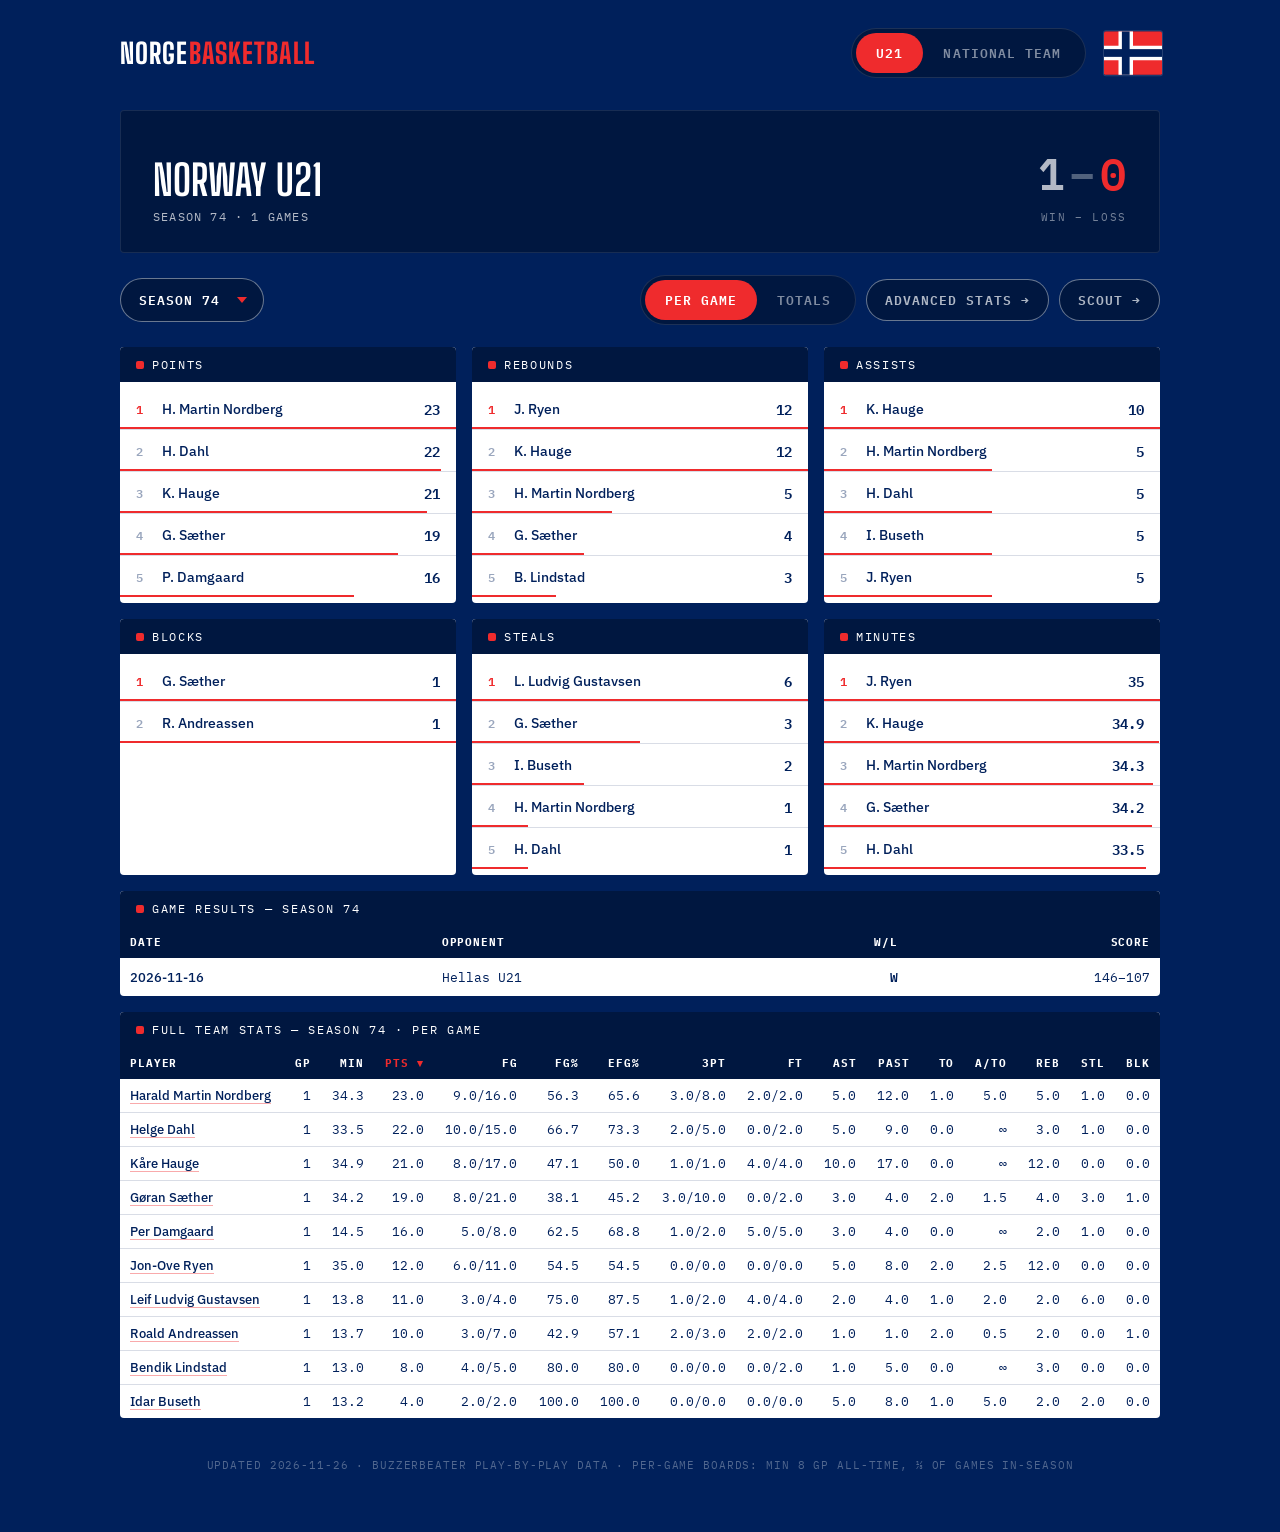
<file: index.html>
<!DOCTYPE html>
<html lang="en">
<head>
<meta charset="UTF-8">
<meta name="viewport" content="width=device-width, initial-scale=1.0">
<meta name="color-scheme" content="light">
<title>Norge Basketball — Team Stats</title>
<link rel="preconnect" href="https://fonts.googleapis.com">
<link rel="preconnect" href="https://fonts.gstatic.com" crossorigin>
<link href="https://fonts.googleapis.com/css2?family=Big+Shoulders+Display:wght@600;700;800&family=IBM+Plex+Sans:wght@400;500;600&family=IBM+Plex+Mono:wght@500;600&display=swap" rel="stylesheet">
<link rel="stylesheet" href="styles.css">
</head>
<body>
<div class="wrap">

  <div class="topbar">
    <div class="wordmark">Norge<span>Basketball</span></div>
    <div class="topbar-right">
      <div class="switcher" id="teamSwitch">
        <button class="active" data-team="u21">U21</button>
        <button data-team="nt">National Team</button>
      </div>
    </div>
    <svg class="flag" viewBox="0 0 24 18" xmlns="http://www.w3.org/2000/svg" role="img" aria-label="Flag of Norway">
      <rect width="24" height="18" fill="var(--red)"/>
      <rect x="6" width="6" height="18" fill="#FFFFFF"/>
      <rect y="6" width="24" height="6" fill="#FFFFFF"/>
      <rect x="7.4" width="3.2" height="18" fill="var(--navy)"/>
      <rect y="7.4" width="24" height="3.2" fill="var(--navy)"/>
    </svg>
  </div>

  <div class="hero">
    <div>
      <div class="hero-team" id="heroTeam">Norway U21</div>
      <div class="hero-sub" id="heroSub">Season standings — placeholder data</div>
    </div>
    <div class="record-block">
      <div class="record-digits" id="recordDigits">
        <span class="w">14</span><span class="sep">–</span><span class="l">6</span>
      </div>
      <div class="record-label">Win – Loss</div>
    </div>
  </div>

  <div class="controls">
    <select class="season-select" id="seasonSelect" aria-label="Season"></select>
    <div style="display:flex;gap:10px;align-items:center">
      <div class="switcher" id="modeSwitch">
        <button data-mode="pergame" class="active">Per Game</button>
        <button data-mode="totals">Totals</button>
      </div>
      <a href="players.html" class="pill-check" style="text-decoration:none">Advanced Stats →</a>
      <a href="scout.html" class="pill-check" style="text-decoration:none">Scout →</a>
    </div>
  </div>

  <div class="grid" id="statGrid"></div>

  <div class="table-card sched-card" id="schedCard">
    <div class="card-tab"><div class="notch"></div><span id="schedTitle">Game Results</span></div>
    <div class="table-scroll">
      <table class="stats-table sched-table" id="schedTable"><thead><tr>
        <th style="text-align:left;cursor:default">Date</th>
        <th style="text-align:left;cursor:default">Opponent</th>
        <th style="cursor:default">W/L</th><th style="cursor:default">Score</th>
      </tr></thead><tbody></tbody></table>
    </div>
  </div>

  <a class="alltime-link" id="alltimeLink" href="players.html" style="display:none">
    All-Time player table — every player, sortable <span>→</span>
  </a>

  <div class="table-card">
    <div class="card-tab"><div class="notch"></div><span id="tableTitle">Full Team Stats</span></div>
    <div class="table-scroll">
      <table class="stats-table" id="statsTable"><thead><tr></tr></thead><tbody></tbody></table>
    </div>
  </div>

  <footer id="footer">Loading…</footer>
</div>

<script src="shared.js"></script>
<script>
  const grid = document.getElementById('statGrid');
  const heroTeam = document.getElementById('heroTeam');
  const heroSub = document.getElementById('heroSub');
  const recordDigits = document.getElementById('recordDigits');
  const footer = document.getElementById('footer');
  const seasonSelect = document.getElementById('seasonSelect');
  const teamButtons = document.querySelectorAll('#teamSwitch button');
  const modeButtons = document.querySelectorAll('#modeSwitch button');

  let DATA = null;
  const state = { team: 'u21', season: null, mode: 'pergame' };

  function seasonLabel(s) { return s === 'all' ? 'All-Time' : 'Season ' + s; }

  function fillSeasons() {
    const t = DATA.teams[state.team];
    if (!t.seasons.includes(state.season)) {
      state.season = t.seasons[1] || t.seasons[0];   // latest season, else all-time
    }
    seasonSelect.innerHTML = t.seasons.map(s =>
      `<option value="${s}"${s === state.season ? ' selected' : ''}>${seasonLabel(s)}</option>`
    ).join('');
  }

  function render() {
    const t = DATA.teams[state.team];
    const d = t.data[state.season];
    heroTeam.textContent = t.team;
    heroSub.textContent = `${seasonLabel(state.season)} · ${d.games} games`;
    recordDigits.innerHTML =
      `<span class="w">${d.wins}</span><span class="sep">–</span><span class="l">${d.losses}</span>`;

    const cats = d[state.mode];
    grid.innerHTML = '';
    Object.entries(cats).forEach(([label, players]) => {
      const max = players.length ? Math.max(...players.map(p => p[1])) : 1;
      const card = document.createElement('div');
      card.className = 'card';
      const rows = players.length ? players.map((p, i) => `
            <div class="row">
              <div class="rank">${i + 1}</div>
              <div class="name name-click" data-p="${p[2] || ''}">${p[0]}</div>
              <div class="val">${p[1]}</div>
              <div class="bar" style="width:${(p[1] / max) * 100}%"></div>
            </div>`).join('')
        : '<div class="row"><div class="name">No qualifying players</div></div>';
      card.innerHTML = `
        <div class="card-tab"><div class="notch"></div><span>${label}</span></div>
        <div class="card-list">${rows}</div>`;
      grid.appendChild(card);
    });
    grid.querySelectorAll('.name-click').forEach(el =>
      el.onclick = () => el.dataset.p && showPlayer(state.team, el.dataset.p));
    renderTable();
  }

  // ---- full stats table ---- (F, tMetric come from shared.js)
  const T_COLS = [
    ['name','Player'], ['gp','GP'], ['min','MIN'], ['pts','PTS'], ['fg','FG'],
    ['fgp','FG%'], ['efg','eFG%'], ['tp','3PT'], ['ft','FT'], ['ast','AST'],
    ['past','pAST'], ['to','TO'], ['ato','A/TO'], ['reb','REB'],
    ['stl','STL'], ['blk','BLK']];
  let tSort = 'pts', tDir = -1;

  function renderSchedule() {
    const d = DATA.teams[state.team].data[state.season];
    const sched = d.schedule || [];
    document.getElementById('schedTitle').textContent =
      `Game Results — ${seasonLabel(state.season)}`;
    document.querySelector('#schedTable tbody').innerHTML = sched.map(g => `<tr>
        <td>${g[0]}</td><td style="text-align:left">${g[1]}</td>
        <td style="color:${g[2] === 'W' ? 'inherit' : 'var(--red)'};font-weight:600">${g[2]}</td>
        <td>${g[3]}</td>
      </tr>`).join('') || '<tr><td colspan="4">No games.</td></tr>';
  }

  function renderTable() {
    const isAll = state.season === 'all';
    document.getElementById('schedCard').style.display = isAll ? 'none' : '';
    document.querySelector('.table-card:not(.sched-card)').style.display = isAll ? 'none' : '';
    document.getElementById('alltimeLink').style.display = isAll ? '' : 'none';
    if (isAll) return;
    renderSchedule();
    const t = DATA.teams[state.team];
    const d = t.data[state.season];
    const rows = (d.players || []).slice();
    const pg = state.mode === 'pergame';
    document.getElementById('tableTitle').textContent =
      `Full Team Stats — ${seasonLabel(state.season)}${pg ? ' · per game' : ' · totals'}`;

    rows.sort((a, b) => {
      let av = tMetric(a, tSort), bv = tMetric(b, tSort);
      if (pg && tSort !== 'name' && !['fgp','efg','ato'].includes(tSort)) {
        av = a[F.gp] ? av/a[F.gp] : -1; bv = b[F.gp] ? bv/b[F.gp] : -1;
      }
      if (typeof av === 'string') return tDir * av.localeCompare(bv);
      return tDir * (av - bv) || b[F.gp] - a[F.gp];
    });

    document.querySelector('#statsTable thead tr').innerHTML = T_COLS.map(([k, l]) =>
      `<th data-k="${k}" class="${k === tSort ? 'sorted' : ''}">${l}${
        k === tSort ? (tDir < 0 ? ' ▾' : ' ▴') : ''}</th>`).join('');

    const pct = x => x < 0 ? '—' : (100*x).toFixed(1);
    const n1 = x => x.toFixed(1);
    document.querySelector('#statsTable tbody').innerHTML = rows.map(r => {
      const gp = r[F.gp] || 1;
      const s = pg ? (x => n1(x / gp)) : (x => Math.round(x));
      const pts = 2*r[F.fgm] + r[F.tpm] + r[F.ftm];
      const ato = r[F.to] ? (r[F.ast]/r[F.to]).toFixed(1) : (r[F.ast] ? '∞' : '—');
      return `<tr>
        <td class="name-click" data-p="${r[F.name]}">${r[F.name]}</td><td>${r[F.gp]}</td>
        <td>${pg ? n1(r[F.min]/gp) : Math.round(r[F.min])}</td>
        <td>${s(pts)}</td>
        <td>${s(r[F.fgm])}/${s(r[F.fga])}</td>
        <td>${pct(tMetric(r,'fgp'))}</td><td>${pct(tMetric(r,'efg'))}</td>
        <td>${s(r[F.tpm])}/${s(r[F.tpa])}</td>
        <td>${s(r[F.ftm])}/${s(r[F.fta])}</td>
        <td>${s(r[F.ast])}</td><td>${s(r[F.past])}</td><td>${s(r[F.to])}</td>
        <td>${ato}</td>
        <td>${s(r[F.reb])}</td><td>${s(r[F.stl])}</td><td>${s(r[F.blk])}</td>
      </tr>`;
    }).join('');

    document.querySelectorAll('#statsTable th').forEach(th => th.onclick = () => {
      const k = th.dataset.k;
      if (tSort === k) tDir = -tDir;
      else { tSort = k; tDir = k === 'name' ? 1 : -1; }
      renderTable();
    });
    document.querySelectorAll('#statsTable td.name-click').forEach(td =>
      td.onclick = () => showPlayer(state.team, td.dataset.p));
  }

  teamButtons.forEach(btn => btn.addEventListener('click', () => {
    teamButtons.forEach(b => b.classList.remove('active'));
    btn.classList.add('active');
    state.team = btn.dataset.team;
    fillSeasons();
    render();
  }));

  modeButtons.forEach(btn => btn.addEventListener('click', () => {
    modeButtons.forEach(b => b.classList.remove('active'));
    btn.classList.add('active');
    state.mode = btn.dataset.mode;
    render();
  }));

  seasonSelect.addEventListener('change', () => {
    state.season = seasonSelect.value;
    render();
  });

  fetch('data.json')
    .then(r => { if (!r.ok) throw new Error(r.status); return r.json(); })
    .then(j => {
      DATA = j;
      fillSeasons();
      render();
      footer.textContent =
        `Updated ${j.generated} · BuzzerBeater play-by-play data · per-game boards: min 8 GP all-time, ⅓ of games in-season`;
    })
    .catch(e => {
      footer.textContent = 'Could not load data.json — if opened as a local file, serve over HTTP.';
    });
</script>
</body>
</html>
</file>
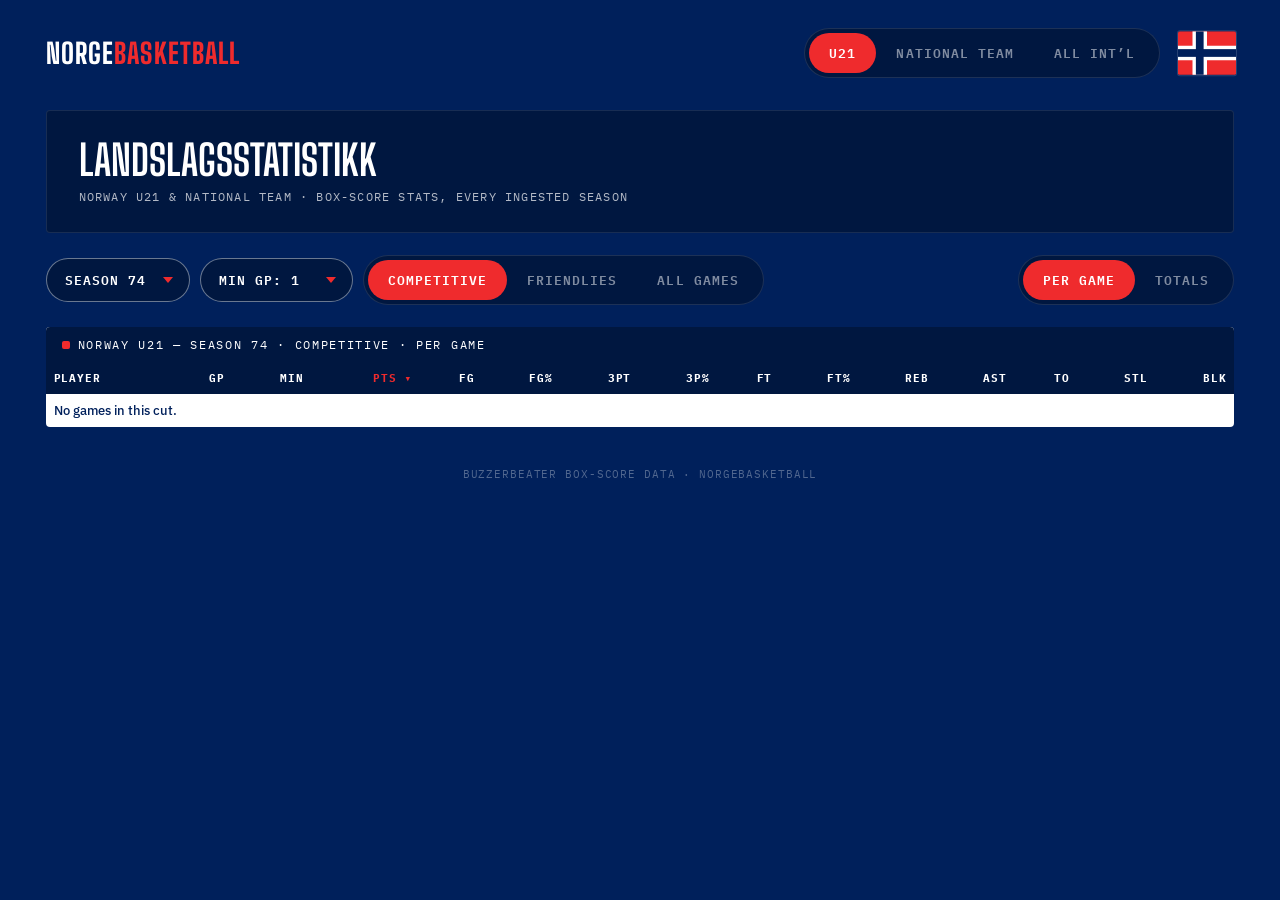
<file: landslag.html>
<!DOCTYPE html>
<html lang="en">
<head>
<meta charset="UTF-8">
<meta name="viewport" content="width=device-width, initial-scale=1.0">
<meta name="color-scheme" content="light">
<title>Norge Basketball — Landslag Player Stats</title>
<link rel="preconnect" href="https://fonts.googleapis.com">
<link rel="preconnect" href="https://fonts.gstatic.com" crossorigin>
<link href="https://fonts.googleapis.com/css2?family=Big+Shoulders+Display:wght@600;700;800&family=IBM+Plex+Sans:wght@400;500;600&family=IBM+Plex+Mono:wght@500;600&display=swap" rel="stylesheet">
<link rel="stylesheet" href="styles.css">
<style>
.squad-tag{
  font-family:'IBM Plex Mono',monospace;font-size:9.5px;font-weight:600;
  letter-spacing:.06em;color:rgba(0,32,91,0.55);
  border:1px solid rgba(0,32,91,0.25);border-radius:999px;
  padding:1px 6px;vertical-align:1px;white-space:nowrap}
</style>
</head>
<body class="wide">
<div class="wrap">

  <div class="topbar">
    <a class="wordmark" href="index.html" style="text-decoration:none">Norge<span>Basketball</span></a>
    <div class="topbar-right" style="display:flex;gap:12px;align-items:center">
      <div class="switcher" id="teamSwitch">
        <button class="active" data-view="u21">U21</button>
        <button data-view="nt">National Team</button>
        <button data-view="both">All Int&rsquo;l</button>
      </div>
    </div>
    <svg class="flag" viewBox="0 0 24 18" xmlns="http://www.w3.org/2000/svg" role="img" aria-label="Flag of Norway">
      <rect width="24" height="18" fill="var(--red)"/>
      <rect x="6" width="6" height="18" fill="#FFFFFF"/>
      <rect y="6" width="24" height="6" fill="#FFFFFF"/>
      <rect x="7.4" width="3.2" height="18" fill="var(--navy)"/>
      <rect y="7.4" width="24" height="3.2" fill="var(--navy)"/>
    </svg>
  </div>

  <div class="hero">
    <div>
      <div class="hero-team" id="heroTeam">Landslagsstatistikk</div>
      <div class="hero-sub" id="heroSub">Norway U21 &amp; National Team · box-score stats, every ingested season</div>
    </div>
  </div>

  <div class="controls">
    <div style="display:flex;gap:10px;align-items:center;flex-wrap:wrap">
      <select class="season-select" id="seasonSel" aria-label="Season"></select>
      <select class="season-select" id="minGpSel" aria-label="Minimum games played"></select>
      <div class="switcher" id="typeSwitch">
        <button data-gt="c" class="active">Competitive</button>
        <button data-gt="f">Friendlies</button>
        <button data-gt="all">All Games</button>
      </div>
    </div>
    <div class="switcher" id="modeSwitch">
      <button data-mode="pergame" class="active">Per Game</button>
      <button data-mode="totals">Totals</button>
    </div>
  </div>

  <div class="table-card" style="margin-top:0">
    <div class="card-tab"><div class="notch"></div><span id="tableTitle">Player Stats</span></div>
    <div class="table-scroll">
      <table class="stats-table" id="statsTable"><thead><tr></tr></thead><tbody></tbody></table>
    </div>
  </div>

  <footer id="footer">Loading…</footer>
</div>

<script src="shared.js"></script>
<script>
'use strict';
/* Player-facing box stats only — no zones, no defensive metrics, no
   scouting layers. Everything (table, cards, log) is aggregated straight
   from the public gamelog_u21/nt.json files, whose rows carry a
   game-type flag at index 18 ('c' competitive / 'f' friendly), so the
   Competitive / Friendlies / All toggle applies everywhere at once. */
const footer = document.getElementById('footer');
const seasonSel = document.getElementById('seasonSel');
const minGpSel = document.getElementById('minGpSel');

const LOGS = {};              // u21 / nt -> {player: [gamelog rows]}
let hasFlags = false;         // false = data predates the type flag
const state = { view: 'u21', season: null, mode: 'pergame', min: 1, gt: 'c' };

minGpSel.innerHTML = Array.from({length: 25}, (_, i) =>
  `<option value="${i+1}">Min GP: ${i+1}</option>`).join('');

const inType = g => state.gt === 'all' || (g[18] || 'c') === state.gt;
const scopeTeams = () => state.view === 'both' ? ['u21', 'nt'] : [state.view];

function seasonList(){
  const s = new Set();
  for (const k of scopeTeams())
    for (const rows of Object.values(LOGS[k]))
      for (const g of rows) if (g[GL.season]) s.add(String(g[GL.season]));
  return ['all', ...[...s].sort((a, b) => b - a)];
}

// aggregate filtered gamelog rows into the F row layout shared.js uses:
// [name, gp, min, fgm, fga, tpm, tpa, ftm, fta, ast, past, to, reb, stl, blk]
function aggRows(season){
  const m = new Map(), squads = new Map();
  for (const k of scopeTeams())
    for (const [pn, rows] of Object.entries(LOGS[k])){
      if (pn.startsWith('_')) continue;
      for (const g of rows){
        if (season !== 'all' && String(g[GL.season]) !== String(season)) continue;
        if (!inType(g)) continue;
        (squads.get(pn) || squads.set(pn, new Set()).get(pn)).add(k);
        let r = m.get(pn);
        if (!r){ r = [pn, 0, 0, 0, 0, 0, 0, 0, 0, 0, 0, 0, 0, 0, 0]; m.set(pn, r); }
        r[F.gp] += 1;
        r[F.min] += g[GL.min] || 0;
        r[F.fgm] += g[GL.fgm] || 0; r[F.fga] += g[GL.fga] || 0;
        r[F.tpm] += g[GL.tpm] || 0; r[F.tpa] += g[GL.tpa] || 0;
        r[F.ftm] += g[GL.ftm] || 0; r[F.fta] += g[GL.fta] || 0;
        r[F.ast] += g[GL.ast] || 0; r[F.past] += g[GL.past] || 0;
        r[F.to] += g[GL.to] || 0; r[F.reb] += g[GL.reb] || 0;
        r[F.stl] += g[GL.stl] || 0; r[F.blk] += g[GL.blk] || 0;
      }
    }
  // index 15 (past the F layout, so nothing else reads it): which squads
  // the player appeared for in this cut — drives the All Int'l name tag
  for (const [pn, r] of m){
    const s = squads.get(pn);
    r[15] = s.has('u21') && s.has('nt') ? 'U21+NT' : s.has('nt') ? 'NT' : 'U21';
  }
  return [...m.values()];
}

const seasonLabel = s => s === 'all' ? 'Career' : 'Season ' + s;
const VIEWLAB = { u21: 'Norway U21', nt: 'Norway National Team',
                  both: 'All International Games' };
const GTLAB = { c: 'competitive', f: 'friendlies', all: 'all games' };

function fillSeasons(){
  const list = seasonList();
  if (!list.includes(state.season)) state.season = list[1] || list[0];
  seasonSel.innerHTML = list.map(s =>
    `<option value="${s}"${s === state.season ? ' selected' : ''}>${seasonLabel(s)}</option>`).join('');
}

const COLS = [
  ['name','Player'], ['gp','GP'], ['min','MIN'], ['pts','PTS'], ['fg','FG'],
  ['fgp','FG%'], ['tp','3PT'], ['tpp','3P%'], ['ft','FT'], ['ftp','FT%'],
  ['reb','REB'], ['ast','AST'], ['to','TO'], ['stl','STL'], ['blk','BLK']];
let sortK = 'pts', sortD = -1;

function metric(r, k){
  const pts = 2*r[F.fgm] + r[F.tpm] + r[F.ftm];
  switch (k){
    case 'name': return r[F.name];
    case 'pts':  return pts;
    case 'fg':   return r[F.fga];
    case 'tp':   return r[F.tpa];
    case 'ft':   return r[F.fta];
    case 'fgp':  return r[F.fga] ? r[F.fgm]/r[F.fga] : -1;
    case 'tpp':  return r[F.tpa] ? r[F.tpm]/r[F.tpa] : -1;
    case 'ftp':  return r[F.fta] ? r[F.ftm]/r[F.fta] : -1;
    default:     return r[F[k]];
  }
}

function render(){
  const pg = state.mode === 'pergame';
  const rows = aggRows(state.season).filter(r => (r[F.gp] || 0) >= state.min);
  rows.sort((a, b) => {
    let av = metric(a, sortK), bv = metric(b, sortK);
    if (pg && !['name','fgp','tpp','ftp'].includes(sortK)){
      av = a[F.gp] ? av/a[F.gp] : -1; bv = b[F.gp] ? bv/b[F.gp] : -1;
    }
    if (typeof av === 'string') return sortD * av.localeCompare(bv);
    return sortD * (av - bv) || b[F.gp] - a[F.gp];
  });

  document.getElementById('tableTitle').textContent =
    `${VIEWLAB[state.view]} — ${seasonLabel(state.season)} · ${GTLAB[state.gt]}${
      pg ? ' · per game' : ' · totals'}`;
  document.querySelector('#statsTable thead tr').innerHTML = COLS.map(([k, l]) =>
    `<th data-k="${k}" class="${k === sortK ? 'sorted' : ''}">${l}${
      k === sortK ? (sortD < 0 ? ' ▾' : ' ▴') : ''}</th>`).join('');

  const pct = x => x < 0 ? '—' : (100*x).toFixed(1);
  document.querySelector('#statsTable tbody').innerHTML = rows.map(r => {
    const gp = r[F.gp] || 1;
    const s = pg ? (x => (x/gp).toFixed(1)) : (x => Math.round(x));
    const pts = 2*r[F.fgm] + r[F.tpm] + r[F.ftm];
    const tag = state.view === 'both' && r[15]
      ? ` <span class="squad-tag">${r[15]}</span>` : '';
    return `<tr>
      <td class="name-click" data-p="${r[F.name]}">${r[F.name]}${tag}</td><td>${r[F.gp]}</td>
      <td>${pg ? (r[F.min]/gp).toFixed(1) : Math.round(r[F.min])}</td>
      <td>${s(pts)}</td>
      <td>${s(r[F.fgm])}/${s(r[F.fga])}</td><td>${pct(metric(r,'fgp'))}</td>
      <td>${s(r[F.tpm])}/${s(r[F.tpa])}</td><td>${pct(metric(r,'tpp'))}</td>
      <td>${s(r[F.ftm])}/${s(r[F.fta])}</td><td>${pct(metric(r,'ftp'))}</td>
      <td>${s(r[F.reb])}</td><td>${s(r[F.ast])}</td><td>${s(r[F.to])}</td>
      <td>${s(r[F.stl])}</td><td>${s(r[F.blk])}</td>
    </tr>`;
  }).join('') || `<tr><td colspan="15">No games in this cut.</td></tr>`;

  document.querySelectorAll('#statsTable th').forEach(th => th.onclick = () => {
    const k = th.dataset.k;
    if (sortK === k) sortD = -sortD;
    else { sortK = k; sortD = k === 'name' ? 1 : -1; }
    render();
  });
  document.querySelectorAll('#statsTable td.name-click').forEach(td =>
    td.onclick = () => showCard(td.dataset.p));
}

/* ── player card modal (site pattern; honors the game-type toggle) ── */
function playerRows(k, name, season){
  const m = new Map([[name, null]]);
  const rows = (LOGS[k][name] || []).filter(g =>
    inType(g) && (season === 'all' || String(g[GL.season]) === String(season)));
  if (!rows.length) return null;
  const r = [name, 0, 0, 0, 0, 0, 0, 0, 0, 0, 0, 0, 0, 0, 0];
  for (const g of rows){
    r[F.gp] += 1; r[F.min] += g[GL.min] || 0;
    r[F.fgm] += g[GL.fgm] || 0; r[F.fga] += g[GL.fga] || 0;
    r[F.tpm] += g[GL.tpm] || 0; r[F.tpa] += g[GL.tpa] || 0;
    r[F.ftm] += g[GL.ftm] || 0; r[F.fta] += g[GL.fta] || 0;
    r[F.ast] += g[GL.ast] || 0; r[F.past] += g[GL.past] || 0;
    r[F.to] += g[GL.to] || 0; r[F.reb] += g[GL.reb] || 0;
    r[F.stl] += g[GL.stl] || 0; r[F.blk] += g[GL.blk] || 0;
  }
  return r;
}
async function showCard(name){
  ensureModal();
  const scope = scopeTeams().filter(k => (LOGS[k][name] || []).length);
  document.getElementById('pmName').textContent = name;
  document.getElementById('pmSub').textContent = (scope.length === 2
    ? 'Norway U21 + National Team' : VIEWLAB[scope[0]] || VIEWLAB[state.view])
    + ' · ' + GTLAB[state.gt];

  const TLAB = { u21: 'U21', nt: 'NT' };
  const allSeasons = [...new Set(scope.flatMap(k =>
    (LOGS[k][name] || []).filter(inType).map(g => String(g[GL.season]))))]
    .sort((a, b) => b - a);
  const pairs = [];
  for (const se of allSeasons)
    for (const k of scope){
      const row = playerRows(k, name, se);
      if (row) pairs.push([`Season ${se}${scope.length === 2 ? ' · ' + TLAB[k] : ''}`, row]);
    }
  const careers = scope.map(k => playerRows(k, name, 'all')).filter(Boolean);
  if (careers.length){
    const c = careers[0].slice();
    for (const r of careers.slice(1)) for (let i = 1; i < r.length; i++) c[i] += r[i] || 0;
    pairs.push([scope.length === 2 ? 'Career · All Int’l' : 'Career', c]);
  }
  document.querySelector('#pmSeasons thead tr').innerHTML =
    ['Season', ''].concat(STAT_HEADS).map(h => `<th style="cursor:default">${h}</th>`).join('');
  document.querySelector('#pmSeasons tbody').innerHTML = pairs.map(([label, r]) => `
    <tr class="tot-row"><td>${label}</td>
      <td style="text-align:left;color:rgba(0,32,91,0.45)">TOT</td>${statCells(r, false)}</tr>
    <tr class="pg-row"><td></td>
      <td style="text-align:left;color:rgba(0,32,91,0.45)">/G</td>${statCells(r, true)}</tr>
  `).join('') || '<tr><td colspan="17">No games in this cut.</td></tr>';

  const back = document.getElementById('playerModal');
  back.classList.add('open');
  back.scrollTop = 0;

  document.querySelector('#pmLog thead tr').innerHTML =
    ['Date','S','Opponent','W/L','Score','MIN','PTS','FG','3PT','FT',
     'AST','pAST','TO','REB','STL','BLK'].map(h =>
      `<th style="cursor:default">${h}</th>`).join('');
  const log = scope.flatMap(k => (LOGS[k][name] || []).filter(inType))
    .sort((a, b) => String(b[GL.date]).localeCompare(String(a[GL.date])));
  document.querySelector('#pmLog tbody').innerHTML = log.map(g => {
    const pts = 2*g[GL.fgm] + g[GL.tpm] + g[GL.ftm];
    const fr = (g[18] || 'c') === 'f'
      ? ' <span style="color:rgba(0,32,91,0.45);font-size:10px">F</span>' : '';
    return `<tr>
      <td>${g[GL.date]}</td><td>${g[GL.season]}</td>
      <td style="text-align:left">${g[GL.opp]}${fr}</td>
      <td style="color:${g[GL.wl] === 'W' ? 'inherit' : 'var(--red)'};font-weight:600">${g[GL.wl]}</td>
      <td>${g[GL.score]}</td>
      <td>${g[GL.min].toFixed ? g[GL.min].toFixed(1) : g[GL.min]}</td>
      <td>${pts}</td>
      <td>${g[GL.fgm]}/${g[GL.fga]}</td>
      <td>${g[GL.tpm]}/${g[GL.tpa]}</td>
      <td>${g[GL.ftm]}/${g[GL.fta]}</td>
      <td>${g[GL.ast]}</td><td>${g[GL.past]}</td><td>${g[GL.to]}</td>
      <td>${g[GL.reb]}</td><td>${g[GL.stl]}</td><td>${g[GL.blk]}</td>
    </tr>`;
  }).join('') || '<tr><td colspan="16">No games found.</td></tr>';
}

/* ── controls ── */
document.querySelectorAll('#teamSwitch button').forEach(btn =>
  btn.addEventListener('click', () => {
    document.querySelectorAll('#teamSwitch button').forEach(b => b.classList.remove('active'));
    btn.classList.add('active');
    state.view = btn.dataset.view;
    fillSeasons();
    render();
  }));
document.querySelectorAll('#typeSwitch button').forEach(btn =>
  btn.addEventListener('click', () => {
    document.querySelectorAll('#typeSwitch button').forEach(b => b.classList.remove('active'));
    btn.classList.add('active');
    state.gt = btn.dataset.gt;
    fillSeasons();
    render();
  }));
document.querySelectorAll('#modeSwitch button').forEach(btn =>
  btn.addEventListener('click', () => {
    document.querySelectorAll('#modeSwitch button').forEach(b => b.classList.remove('active'));
    btn.classList.add('active');
    state.mode = btn.dataset.mode;
    render();
  }));
seasonSel.addEventListener('change', () => { state.season = seasonSel.value; render(); });
minGpSel.addEventListener('change', () => { state.min = +minGpSel.value; render(); });

Promise.all([getLog('u21'), getLog('nt')]).then(([u, n]) => {
  LOGS.u21 = u; LOGS.nt = n;
  hasFlags = [u, n].some(l => Object.values(l).some(rows =>
    rows.some(r => r.length > 18)));
  if (!hasFlags){
    // data predates the game-type flag: everything is one bucket —
    // hide the toggle rather than show empty friendlies
    document.getElementById('typeSwitch').style.display = 'none';
    state.gt = 'all';
  }
  fillSeasons();
  render();
  footer.textContent = 'BuzzerBeater box-score data · norgebasketball';
}).catch(() => {
  footer.textContent = 'Could not load game data — if opened as a local file, serve over HTTP.';
});
</script>
</body>
</html>
</file>
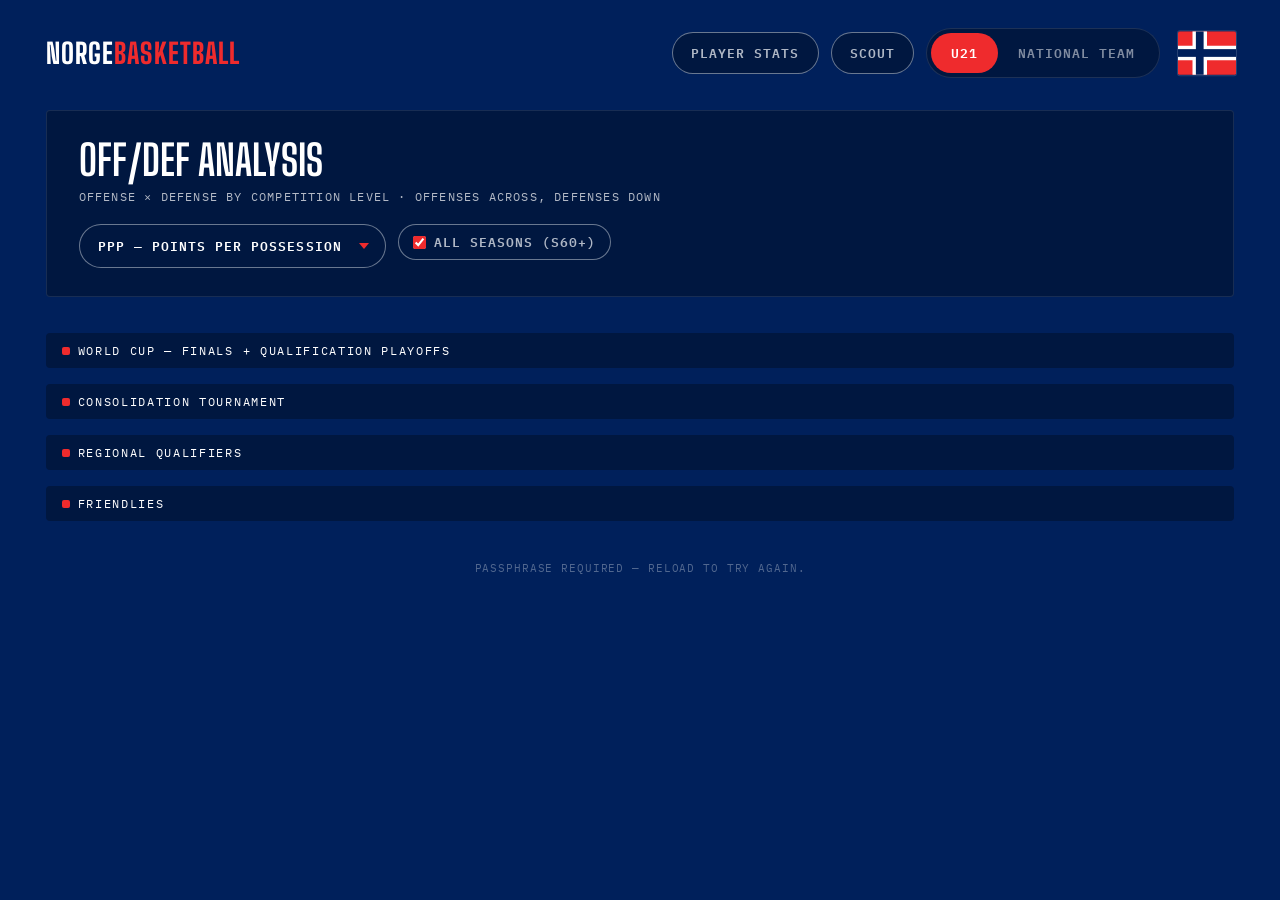
<file: matrix.html>
<!DOCTYPE html>
<html lang="en">
<head>
<meta charset="UTF-8">
<meta name="viewport" content="width=device-width, initial-scale=1.0">
<meta name="color-scheme" content="light">
<title>Norge Basketball — Off/Def Analysis</title>
<link rel="preconnect" href="https://fonts.googleapis.com">
<link rel="preconnect" href="https://fonts.gstatic.com" crossorigin>
<link href="https://fonts.googleapis.com/css2?family=Big+Shoulders+Display:wght@600;700;800&family=IBM+Plex+Sans:wght@400;500;600&family=IBM+Plex+Mono:wght@500;600&display=swap" rel="stylesheet">
<link rel="stylesheet" href="styles.css">
<style>
  .season-pills {
    display: flex; flex-wrap: wrap; gap: 6px; justify-content: flex-end;
    max-width: 420px;
  }
  .season-pills .pill-check { padding: 5px 12px; font-size: 12px; }
  .season-pills .pill-check.on {
    background: var(--red); color: white; border-color: var(--red);
  }
  .region-pills { display: inline-flex; gap: 6px; margin-left: 14px; }
</style>
</head>
<body class="wide">
<div class="wrap">

  <div class="topbar">
    <a class="wordmark" href="index.html" style="text-decoration:none">Norge<span>Basketball</span></a>
    <div class="topbar-right" style="display:flex;gap:12px;align-items:center">
      <a href="players.html" class="pill-check" style="text-decoration:none">Player Stats</a>
      <a href="scout.html" class="pill-check" style="text-decoration:none">Scout</a>
      <div class="switcher" id="poolSwitch">
        <button class="active" data-pool="u21">U21</button>
        <button data-pool="nt">National Team</button>
      </div>
    </div>
    <svg class="flag" viewBox="0 0 24 18" xmlns="http://www.w3.org/2000/svg" role="img" aria-label="Flag of Norway">
      <rect width="24" height="18" fill="var(--red)"/>
      <rect x="6" width="6" height="18" fill="#FFFFFF"/>
      <rect y="6" width="24" height="6" fill="#FFFFFF"/>
      <rect x="7.4" width="3.2" height="18" fill="var(--navy)"/>
      <rect y="7.4" width="24" height="3.2" fill="var(--navy)"/>
    </svg>
  </div>

  <div class="hero">
    <div>
      <div class="hero-team">Off/Def Analysis</div>
      <div class="hero-sub" id="heroSub">Offense × defense by competition level · offenses across, defenses down</div>
    </div>
    <div class="record-block" style="display:flex;gap:12px;align-items:flex-start;flex-wrap:wrap;justify-content:flex-end">
      <select id="metricSel" class="season-select">
        <option value="ppp" selected>PPP — points per possession</option>
        <option value="pps">PPS — points per shot</option>
        <option value="efg">eFG%</option>
        <option value="orbp">ORB%</option>
        <option value="tovp">TOV%</option>
        <option value="stlg">Steals /game</option>
        <option value="blkg">Blocks /game</option>
        <option value="pace">Pace (poss/game)</option>
      </select>
      <div style="display:flex;flex-direction:column;gap:8px;align-items:flex-end">
        <label class="pill-check" style="padding:6px 14px"><input type="checkbox" id="allSeasons" checked> All seasons (S60+)</label>
        <div class="season-pills" id="seasonPills"></div>
      </div>
    </div>
  </div>

  <div class="table-card" style="margin-top:0">
    <div class="card-tab"><div class="notch"></div><span>World Cup — finals + qualification playoffs</span></div>
    <div class="table-scroll">
      <table class="stats-table matrix-table" id="matWC"><thead><tr></tr></thead><tbody></tbody></table>
    </div>
  </div>

  <div class="table-card">
    <div class="card-tab"><div class="notch"></div><span>Consolidation tournament</span></div>
    <div class="table-scroll">
      <table class="stats-table matrix-table" id="matCO"><thead><tr></tr></thead><tbody></tbody></table>
    </div>
  </div>

  <div class="table-card">
    <div class="card-tab"><div class="notch"></div>
      <span>Regional qualifiers</span>
      <span class="region-pills" id="regionPills"></span>
    </div>
    <div class="table-scroll">
      <table class="stats-table matrix-table" id="matRE"><thead><tr></tr></thead><tbody></tbody></table>
    </div>
  </div>

  <div class="table-card">
    <div class="card-tab"><div class="notch"></div><span>Friendlies</span></div>
    <div class="table-scroll">
      <table class="stats-table matrix-table" id="matFR"><thead><tr></tr></thead><tbody></tbody></table>
    </div>
  </div>

  <footer id="footer">Loading…</footer>
</div>

<script src="shared.js"></script>
<script>
  const state = { pool: 'u21', metric: 'ppp', region: 'all', seasons: null };
  const footer = document.getElementById('footer');
  const allSeasons = document.getElementById('allSeasons');
  const NAMES = {
    ManToMan: 'Man-to-Man', '32Zone': '3-2 Zone', '23Zone': '2-3 Zone',
    OutsideBoxAndOne: 'Outside Box+1', InsideBoxAndOne: 'Inside Box+1',
    Press: 'Full Court Press', '131Zone': '1-3-1 Zone',
    LookInside: 'Look Inside', Motion: 'Motion', Push: 'Push the Ball',
    RunAndGun: 'Run and Gun', Patient: 'Patient',
    InsideIsolation: 'Inside ISO', OutsideIsolation: 'Outside ISO',
    Base: 'Base Offense', Princeton: 'Princeton', LowPost: 'Low Post',
  };
  const label = s => NAMES[s] || s;
  const REGIONS = [['all','All'], ['europe','Europe'], ['americas','Americas'],
                   ['asia','Asia/Oceania'], ['africa','Africa']];
  const METRIC = {
    ppp:  {f: c => c.pts / c.poss,                           d: 2},
    pps:  {f: c => c.spts / c.att,                           d: 2},
    efg:  {f: c => 100 * (c.fgm + 0.5 * c.tpm) / c.fgab,     d: 1},
    orbp: {f: c => 100 * c.orb / (c.orb + c.oppdrb),         d: 1},
    tovp: {f: c => 100 * c.to / c.poss,                      d: 1},
    stlg: {f: c => c.stl / c.games,                          d: 1},
    blkg: {f: c => c.blk / c.games,                          d: 1},
    pace: {f: c => c.poss / c.games,                         d: 1},
  };

  let DOC = null, K = null, G = null;

  // one GLOBAL strategy order per pool: usage counted across ALL
  // competition types + seasons (S60+), so every table shows identical
  // columns/rows — most-used offense leftmost, most-used defense top —
  // and the order never shifts when filters change.
  function computeGlobalOrder() {
    const oc = {}, dc = {};
    for (const r of DOC.rows) {
      const o = {}; K.forEach((k, i) => o[k] = r[i]);
      if (o.season < 60) continue;
      oc[o.off] = (oc[o.off] || 0) + (+o.games || 0);
      dc[o.def] = (dc[o.def] || 0) + (+o.games || 0);
    }
    G = {
      offs: Object.keys(oc).sort((a, b) => oc[b] - oc[a]),
      defs: Object.keys(dc).sort((a, b) => dc[b] - dc[a]),
    };
  }

  function fillSeasonPills() {
    const box = document.getElementById('seasonPills');
    box.innerHTML = DOC.seasons.filter(s => s >= 60).map(s =>
      `<span class="pill-check${state.seasons && state.seasons.has(s) ? ' on' : ''}"
        data-s="${s}">S${s}</span>`).join('');
    box.style.opacity = allSeasons.checked ? 0.35 : 1;
    box.querySelectorAll('.pill-check').forEach(p => p.onclick = () => {
      if (allSeasons.checked) { allSeasons.checked = false; state.seasons = new Set(); }
      const s = +p.dataset.s;
      if (!state.seasons) state.seasons = new Set();
      state.seasons.has(s) ? state.seasons.delete(s) : state.seasons.add(s);
      if (!state.seasons.size) { allSeasons.checked = true; state.seasons = null; }
      render();
    });
  }

  function fillRegionPills() {
    const box = document.getElementById('regionPills');
    box.innerHTML = REGIONS.map(([k, l]) =>
      `<span class="pill-check${state.region === k ? ' on' : ''}" data-r="${k}"
        style="padding:4px 10px;font-size:11px">${l}</span>`).join('');
    box.querySelectorAll('.pill-check').forEach(p => p.onclick = () => {
      state.region = p.dataset.r; render();
    });
  }

  function buildMatrix(comp, regionFilter) {
    const cells = {}, offT = {}, defT = {};
    for (const r of DOC.rows) {
      const o = {}; K.forEach((k, i) => o[k] = r[i]);
      // hard floor S60: pre-S60 archive is Norge/USA-only (selection
      // bias) AND predates the ~S60 tactics update (different era) —
      // excluded from ALL cuts including "All seasons".
      if (o.season < 60) continue;
      if (o.comp !== comp) continue;
      if (state.seasons && !state.seasons.has(o.season)) continue;
      if (regionFilter && regionFilter !== 'all' && o.region !== regionFilter)
        continue;
      for (const [store, key] of [[cells, o.off + '||' + o.def],
                                  [offT, o.off], [defT, o.def], [cells, '||']]) {
        const c = store[key] ??= {games:0,pts:0,poss:0,att:0,spts:0,fgm:0,
                                  tpm:0,fgab:0,orb:0,oppdrb:0,to:0,stl:0,blk:0};
        for (const f of Object.keys(c)) c[f] += +o[f] || 0;
      }
    }
    return {cells, offT, defT};
  }

  function renderOne(tableId, comp, regionFilter) {
    const {cells, offT, defT} = buildMatrix(comp, regionFilter);
    const m = METRIC[state.metric];
    const offs = G.offs, defs = G.defs;   // global order, all tables
    const head = document.querySelector(`#${tableId} thead tr`);
    const body = document.querySelector(`#${tableId} tbody`);
    if (!Object.keys(offT).length) {
      head.innerHTML = '';
      body.innerHTML = '<tr><td>No games in this cut.</td></tr>';
      return;
    }
    const fmt = c => (c && c.games && c.poss > 0)
      ? `${m.f(c).toFixed(m.d)}<span class="n">(${c.games})</span>`
      : '<span style="opacity:.35">—</span>';
    // columns = offenses; the right-most column totals each DEFENSE row
    // across all offenses; the bottom row totals each OFFENSE column
    // across all defenses.
    head.innerHTML = `<th style="text-align:left">Defense \\ Offense</th>` +
      offs.map(o => `<th>${label(o)}</th>`).join('') +
      `<th class="tot">Def total</th>`;
    body.innerHTML = defs.map(d =>
      `<tr><td style="text-align:left;font-weight:600">${label(d)}</td>` +
      offs.map(o => `<td>${fmt(cells[o + '||' + d])}</td>`).join('') +
      `<td class="tot">${fmt(defT[d])}</td></tr>`).join('') +
      `<tr class="tot"><td style="text-align:left">Off total</td>` +
      offs.map(o => `<td>${fmt(offT[o])}</td>`).join('') +
      `<td class="tot">${fmt(cells['||'])}</td></tr>`;
  }

  async function render() {
    try {
      DOC = await getTable('matrix', state.pool);
      K = DOC.keys;
      computeGlobalOrder();
      fillSeasonPills();
      fillRegionPills();
      renderOne('matWC', 'wc');
      renderOne('matCO', 'consol');
      renderOne('matRE', 'regional', state.region);
      renderOne('matFR', 'friendly');
      document.getElementById('heroSub').textContent =
        `${state.pool === 'u21' ? 'U21' : 'National team'} pool · ` +
        `metric from the offense's perspective · cells show value (games)`;
      footer.innerHTML = `Updated ${DOC.generated} · ` +
        `<a href="players.html" style="color:inherit">player stats</a> · ` +
        `<a href="index.html" style="color:inherit">leaderboards</a>`;
    } catch (e) {
      footer.textContent = e.message === 'locked'
        ? 'Passphrase required — reload to try again.'
        : `Could not load matrix data (${e.message}).`;
    }
  }

  document.querySelectorAll('#poolSwitch button').forEach(btn =>
    btn.addEventListener('click', () => {
      document.querySelectorAll('#poolSwitch button').forEach(b =>
        b.classList.remove('active'));
      btn.classList.add('active');
      state.pool = btn.dataset.pool;
      render();
    }));
  document.getElementById('metricSel').addEventListener('change', e => {
    state.metric = e.target.value; render();
  });
  allSeasons.addEventListener('change', () => {
    if (allSeasons.checked) state.seasons = null;
    else state.seasons = new Set();
    render();
  });
  render();
</script>
</body>
</html>
</file>
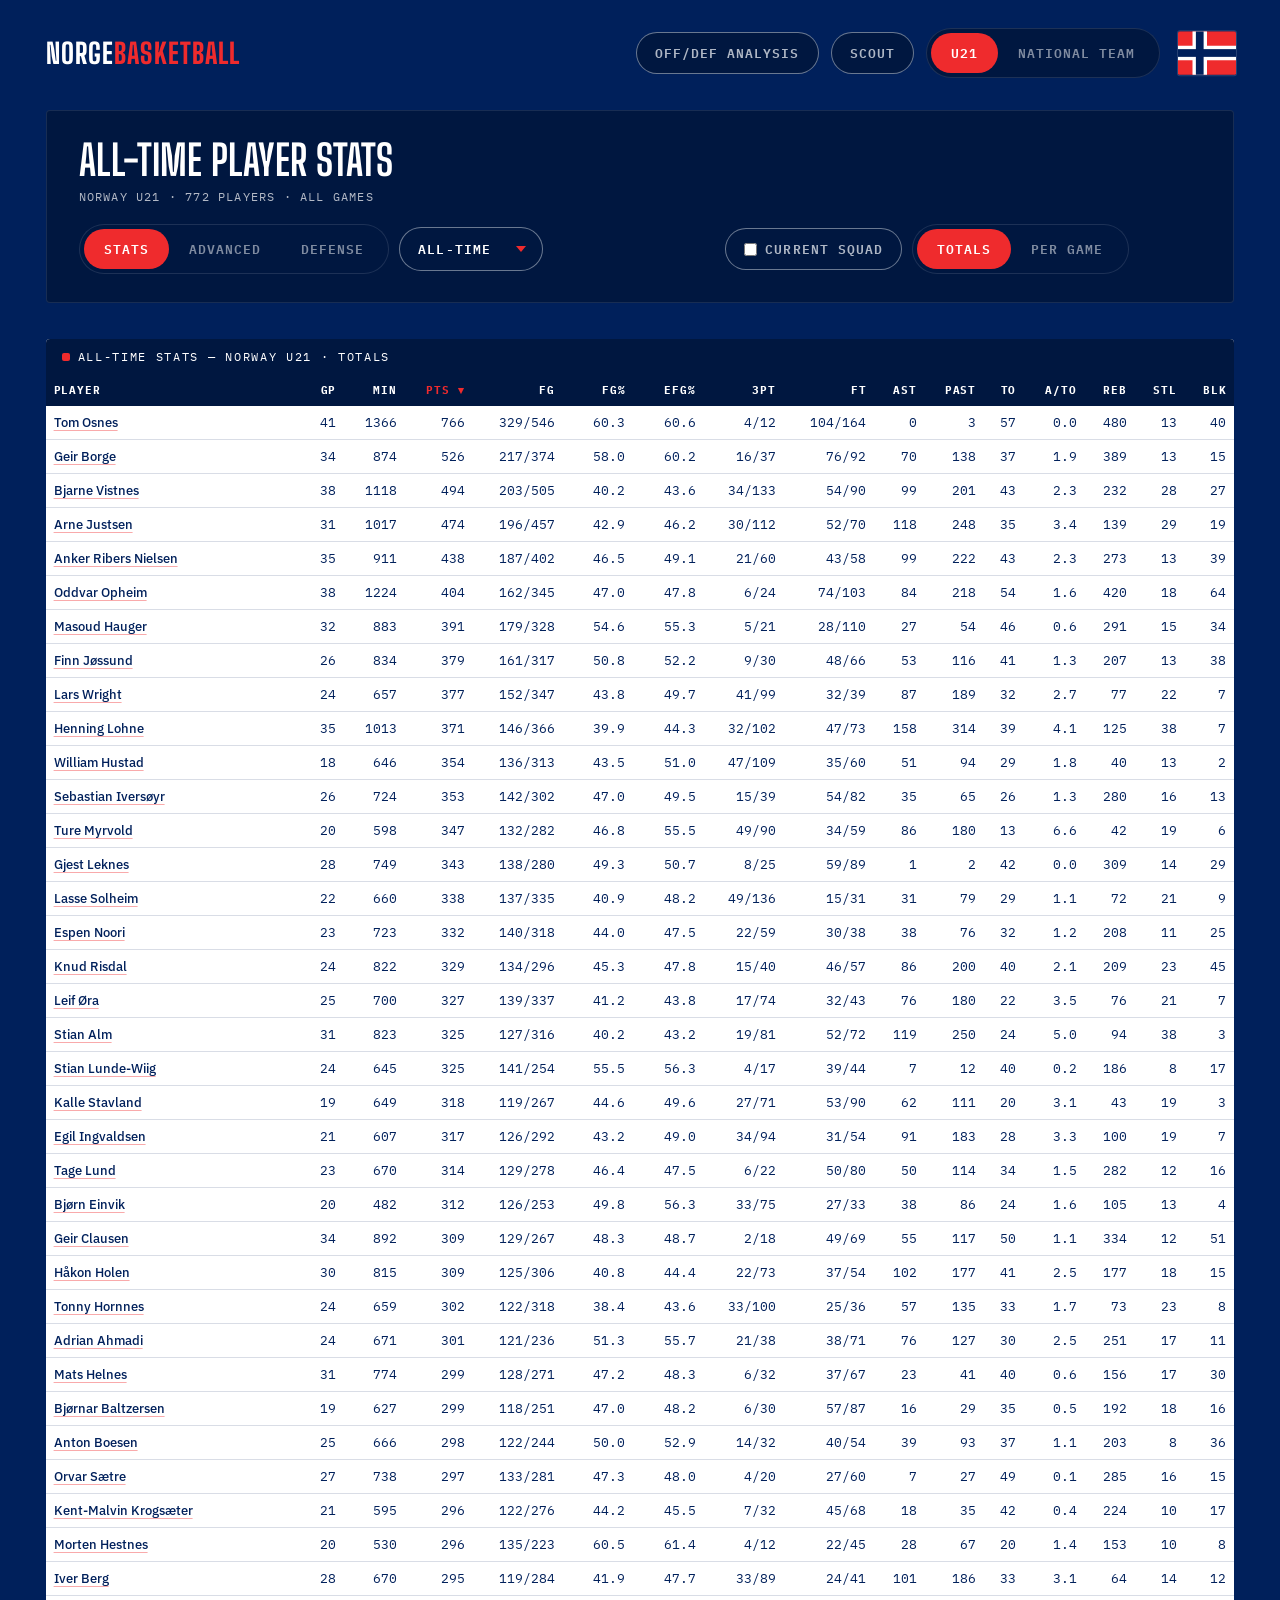
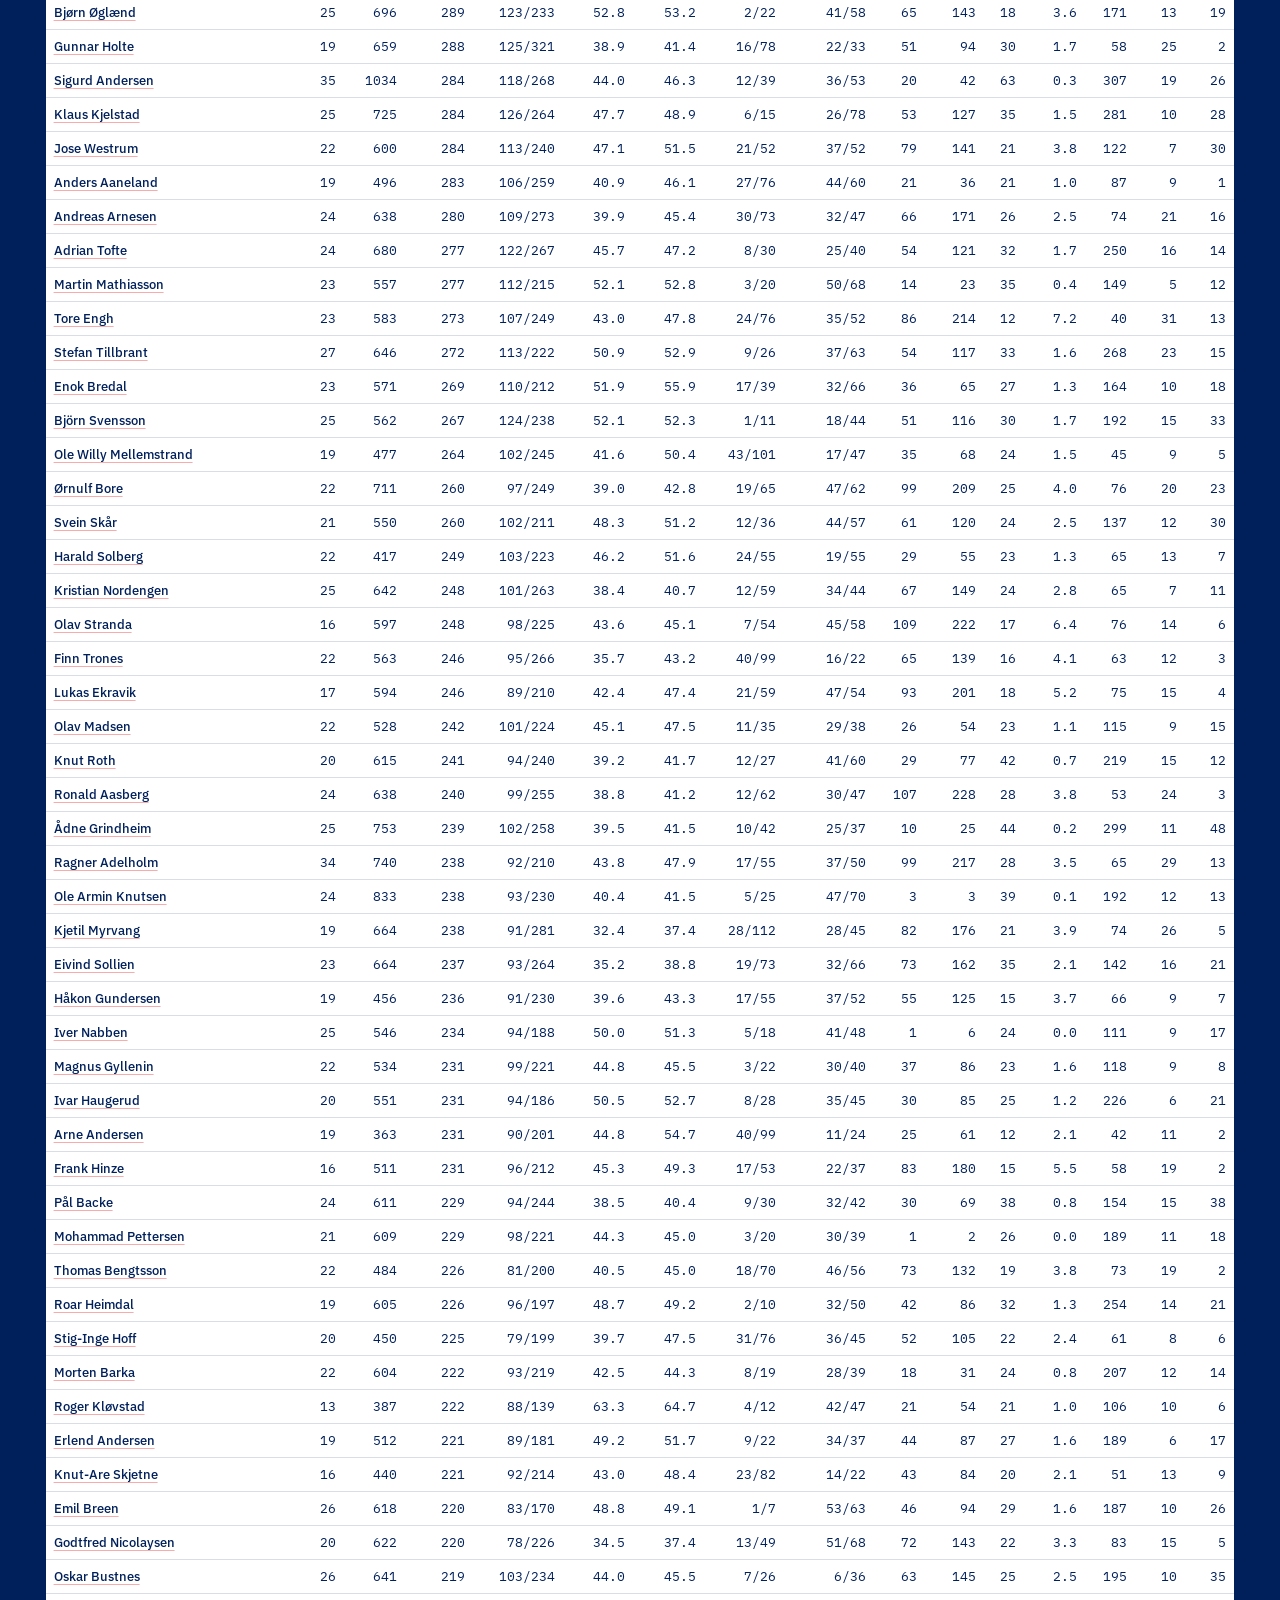
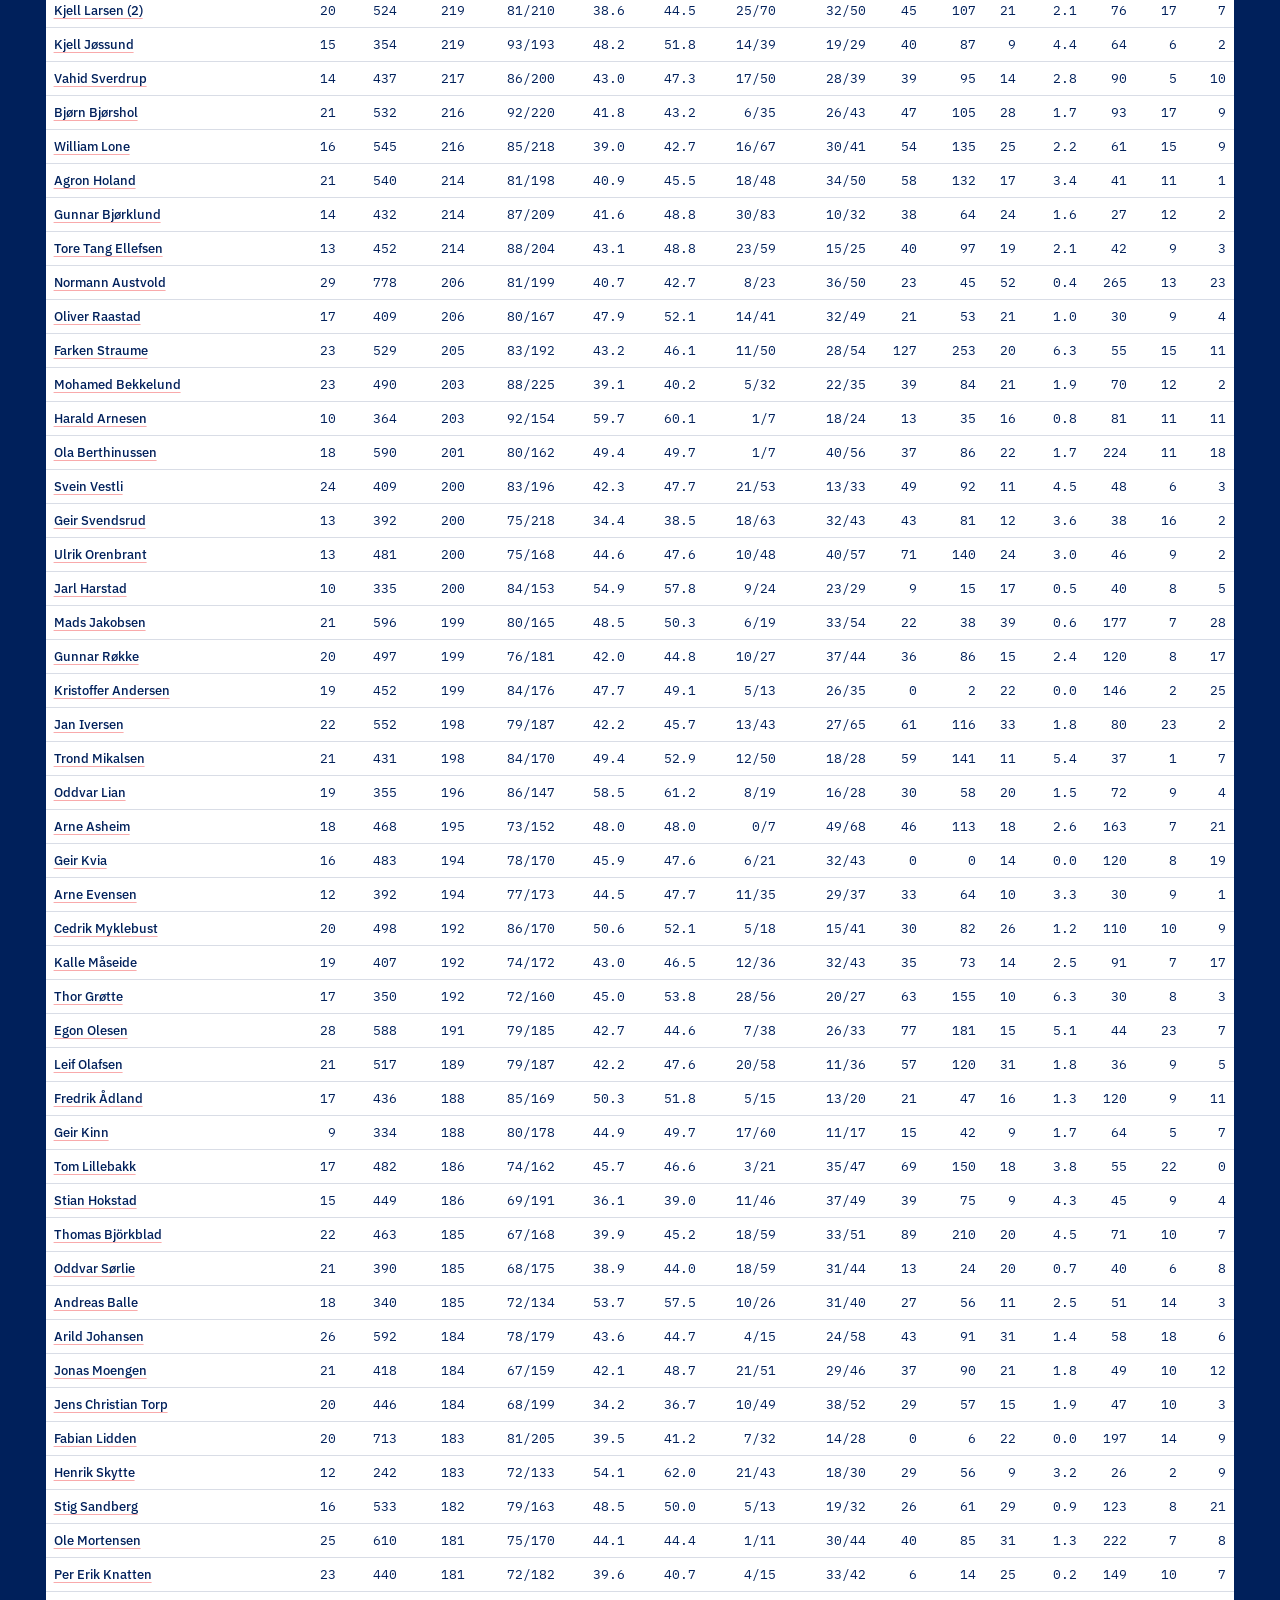
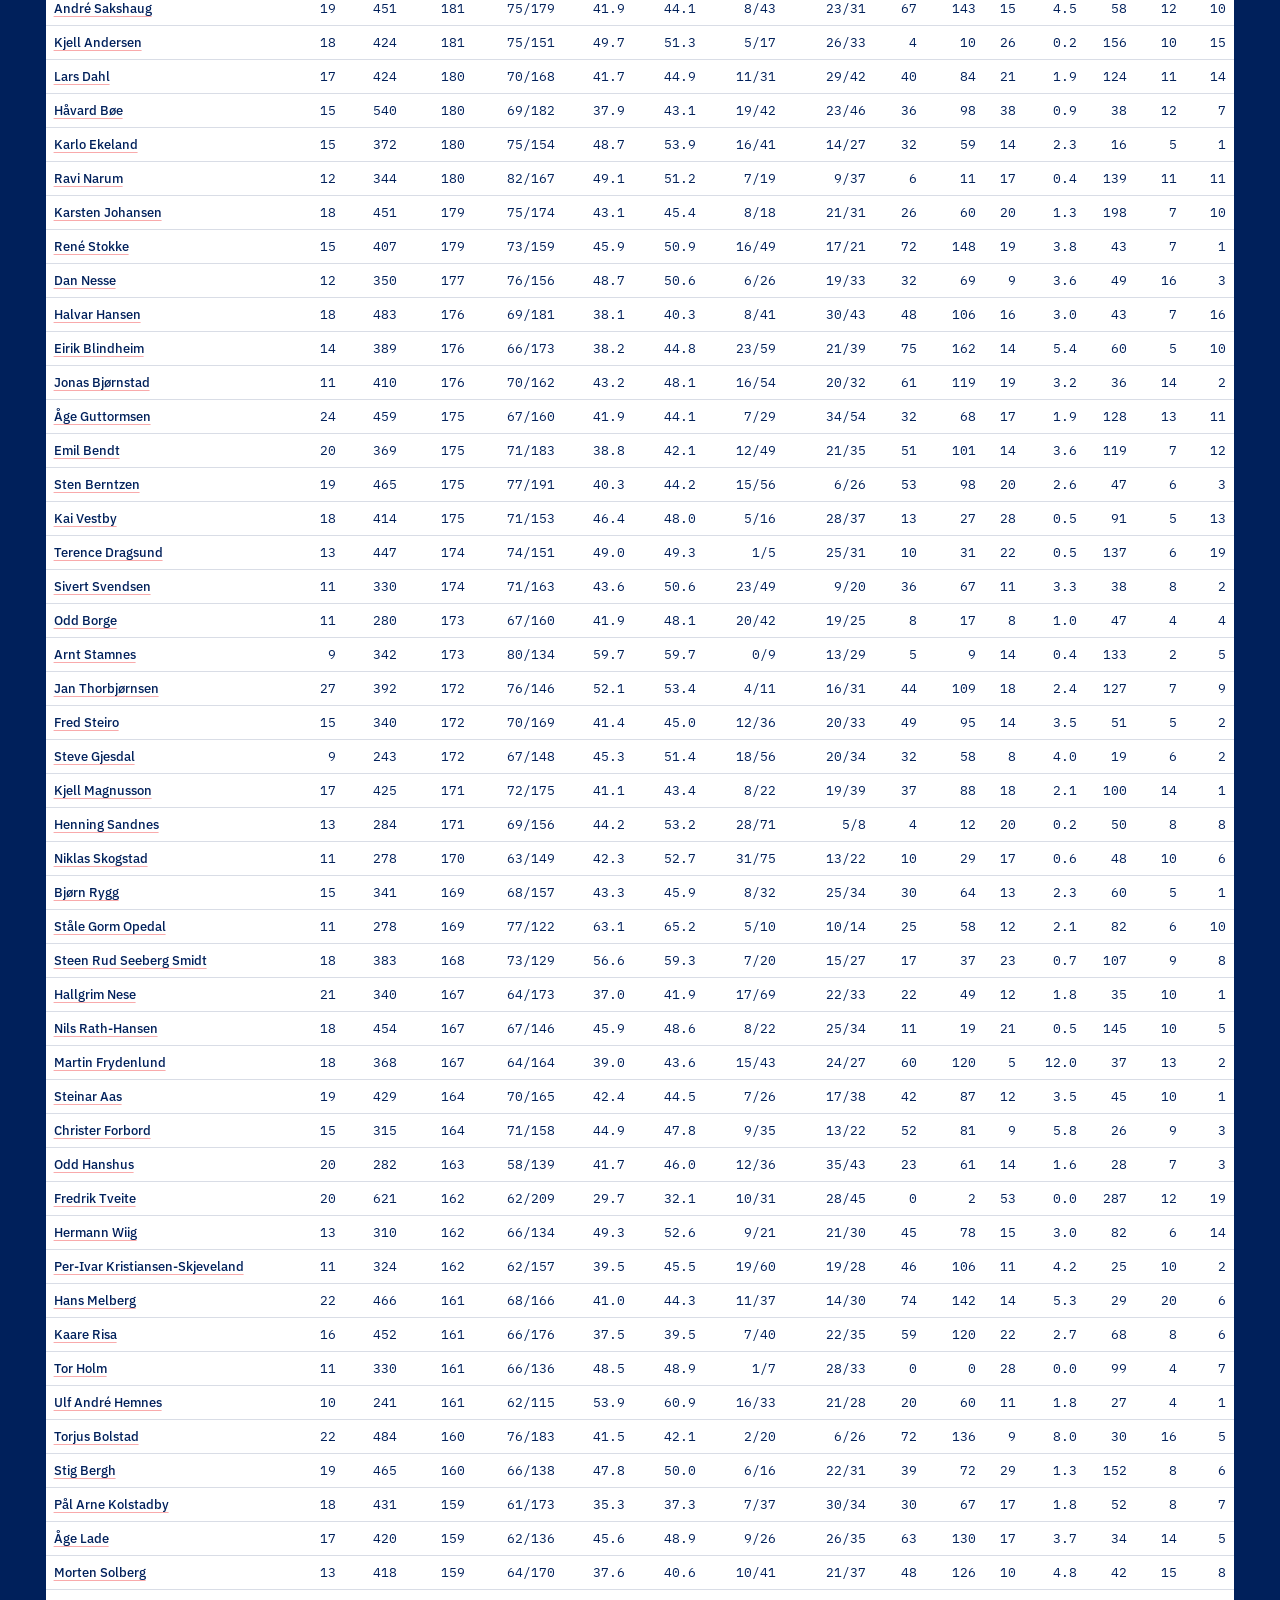
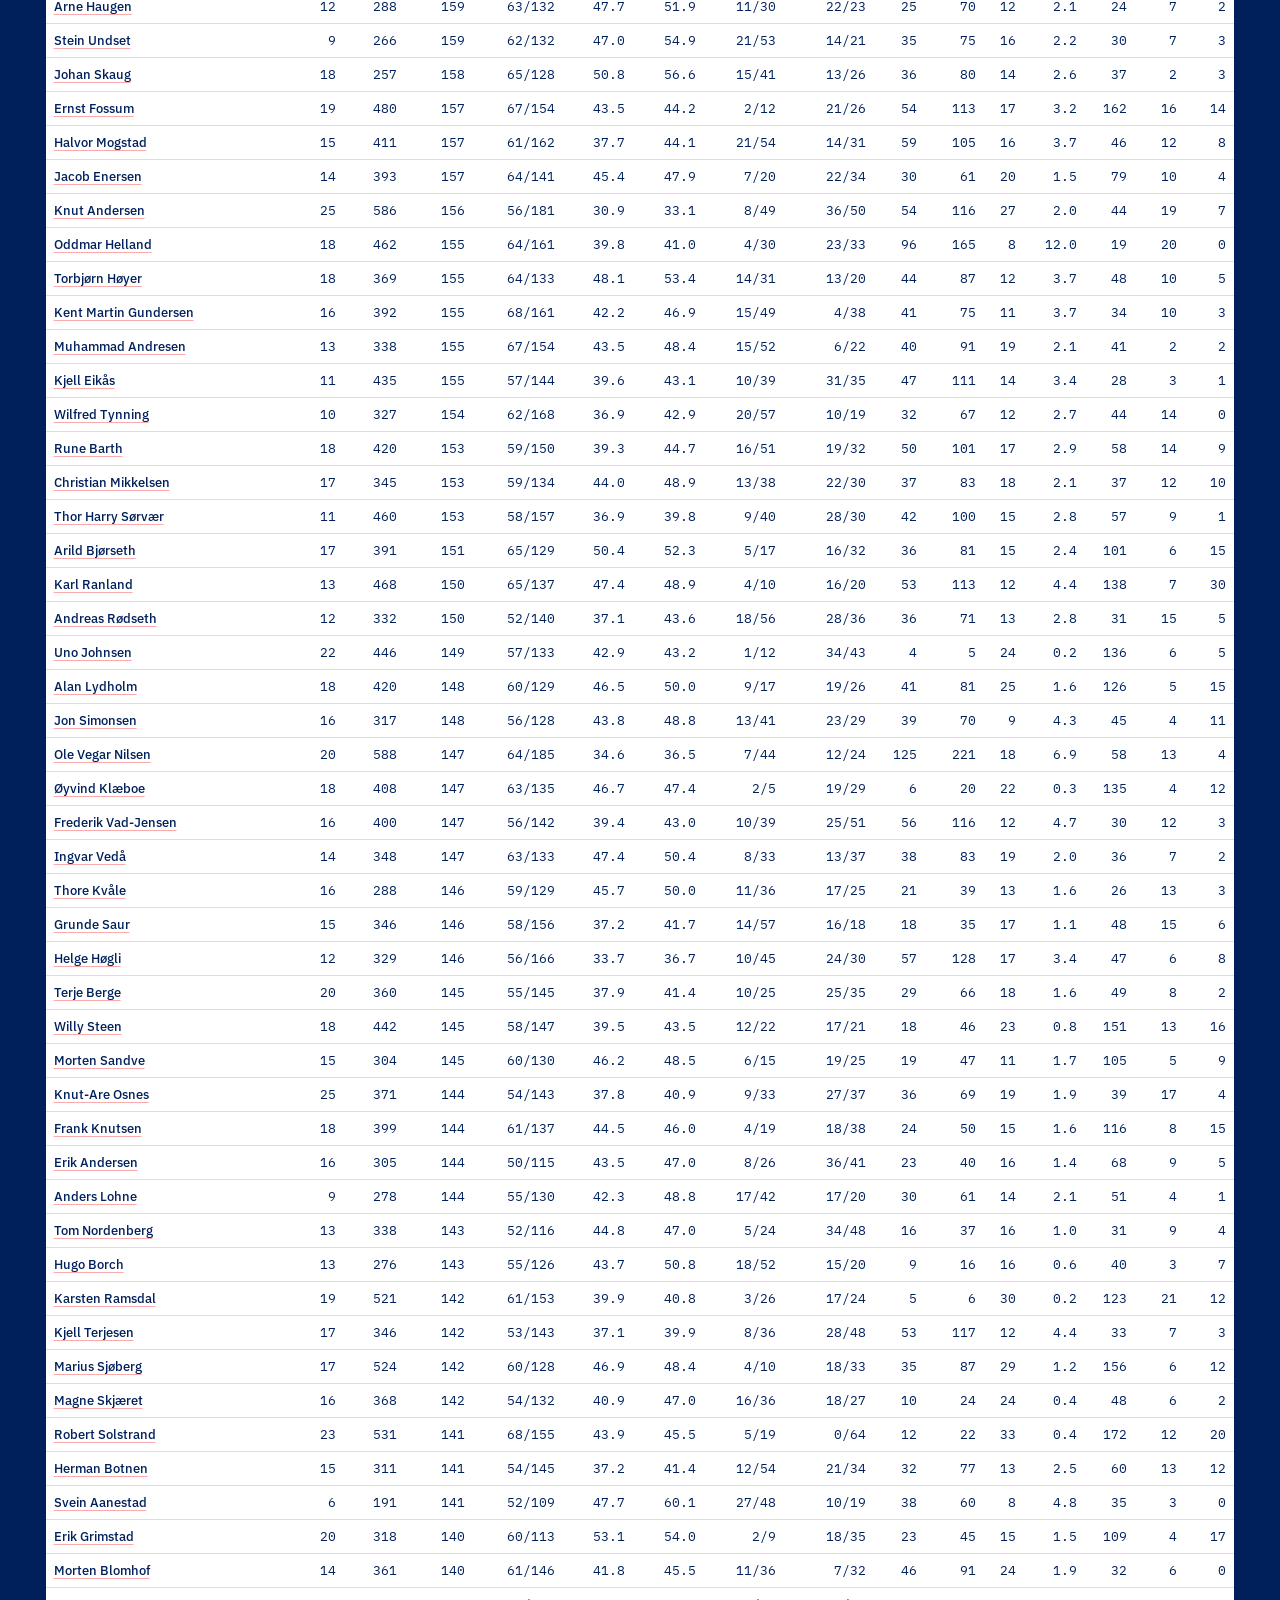
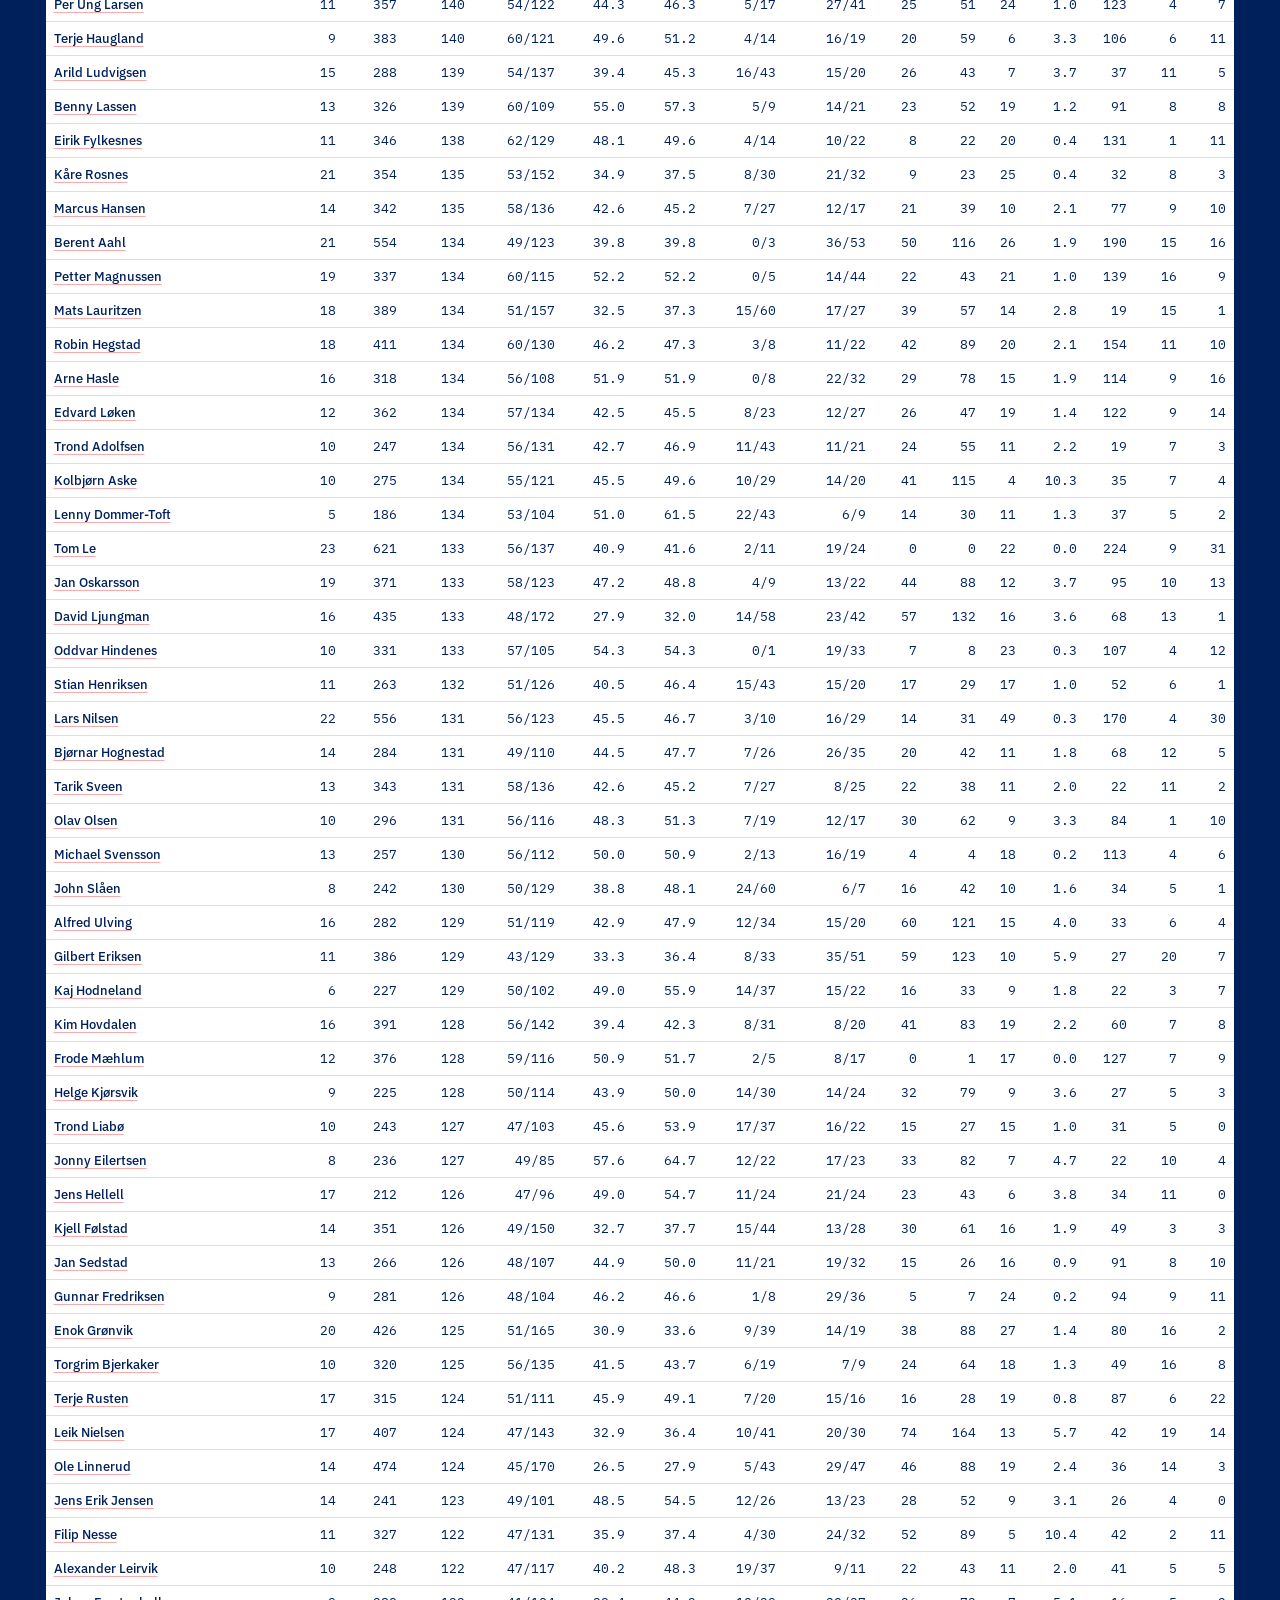
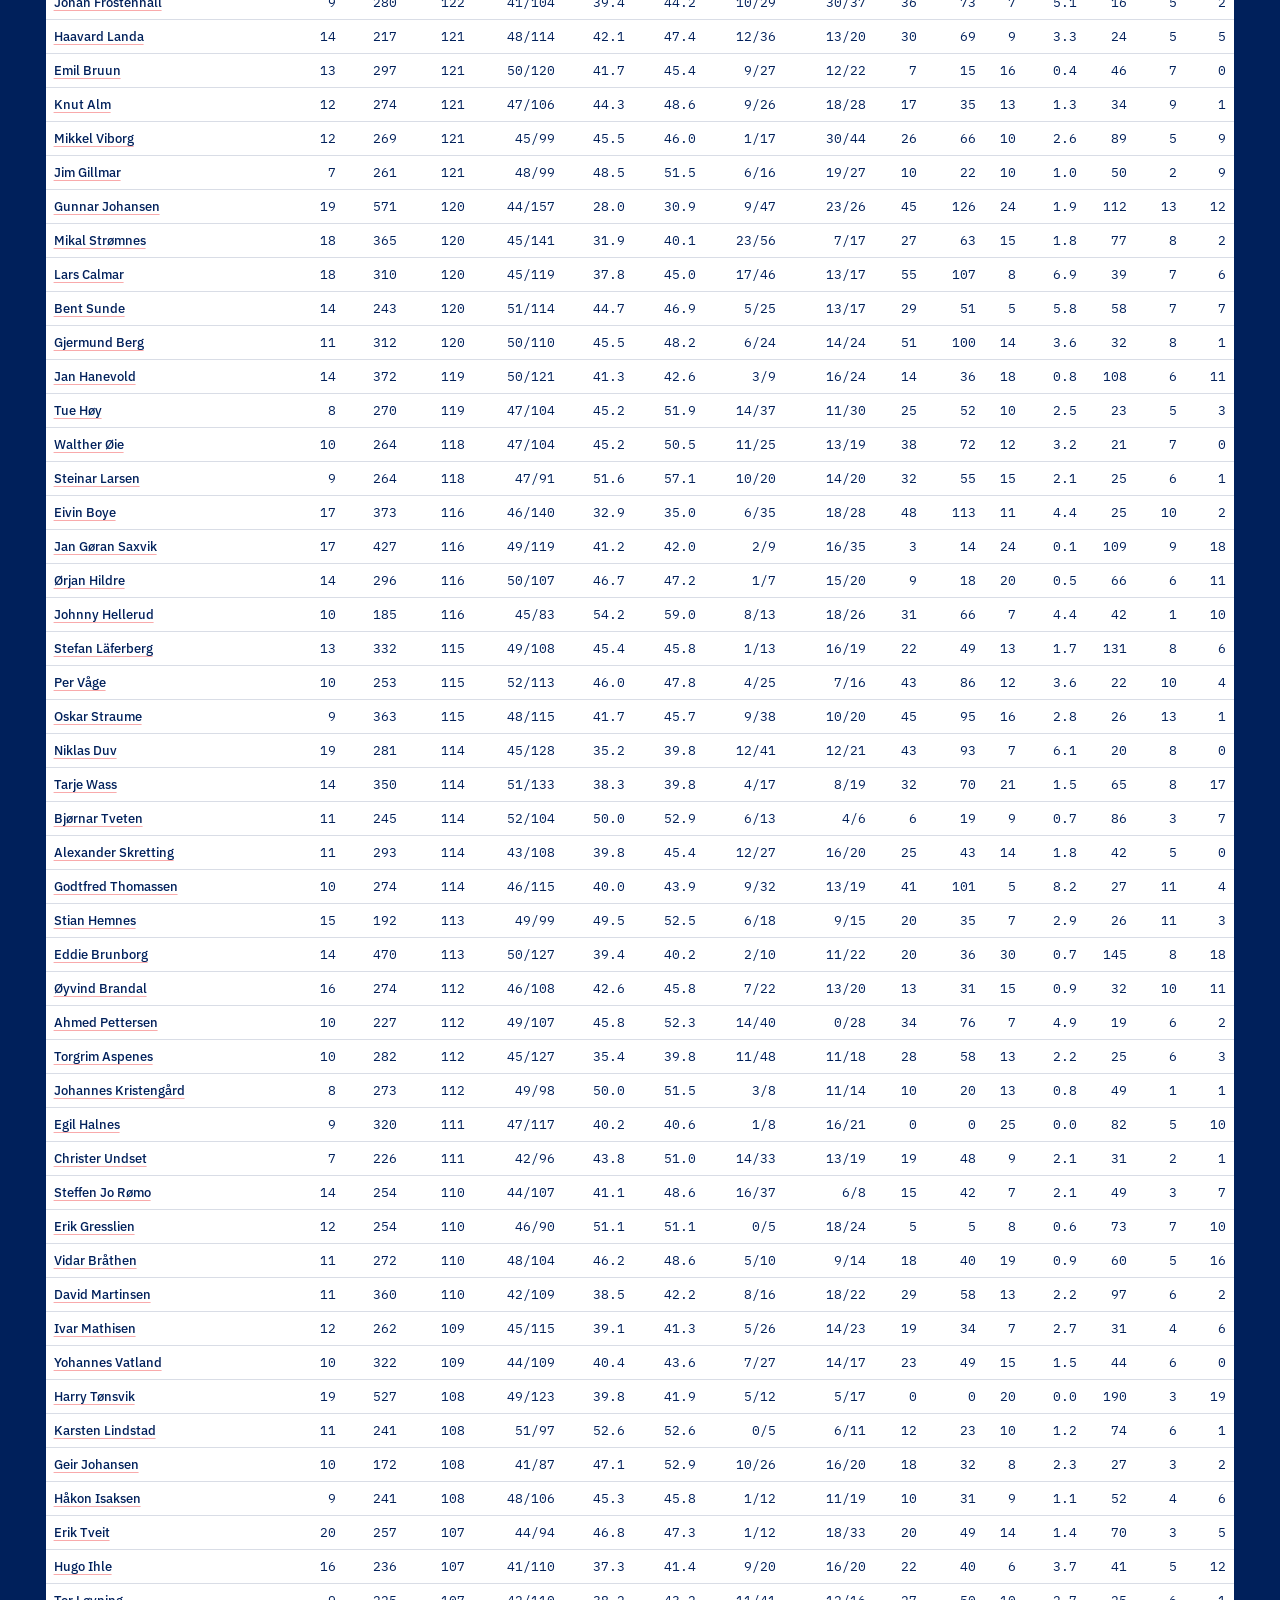
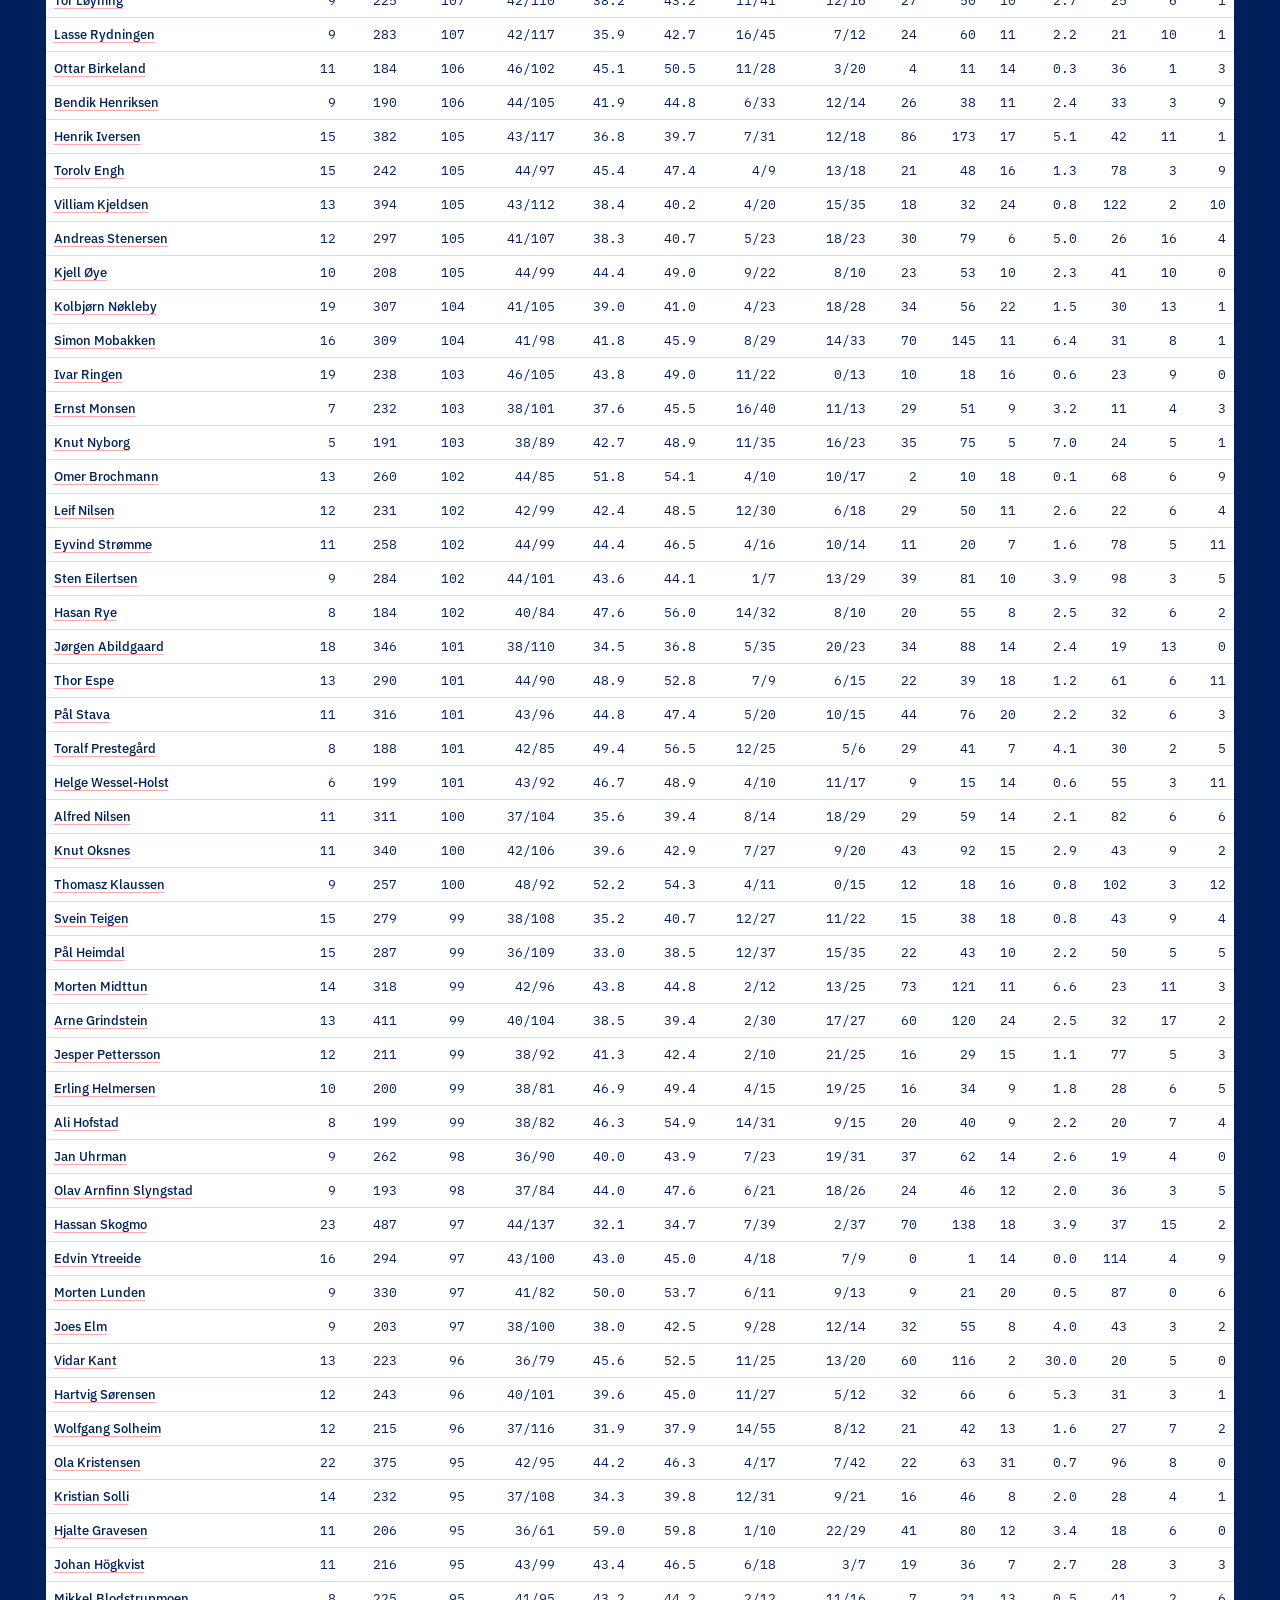
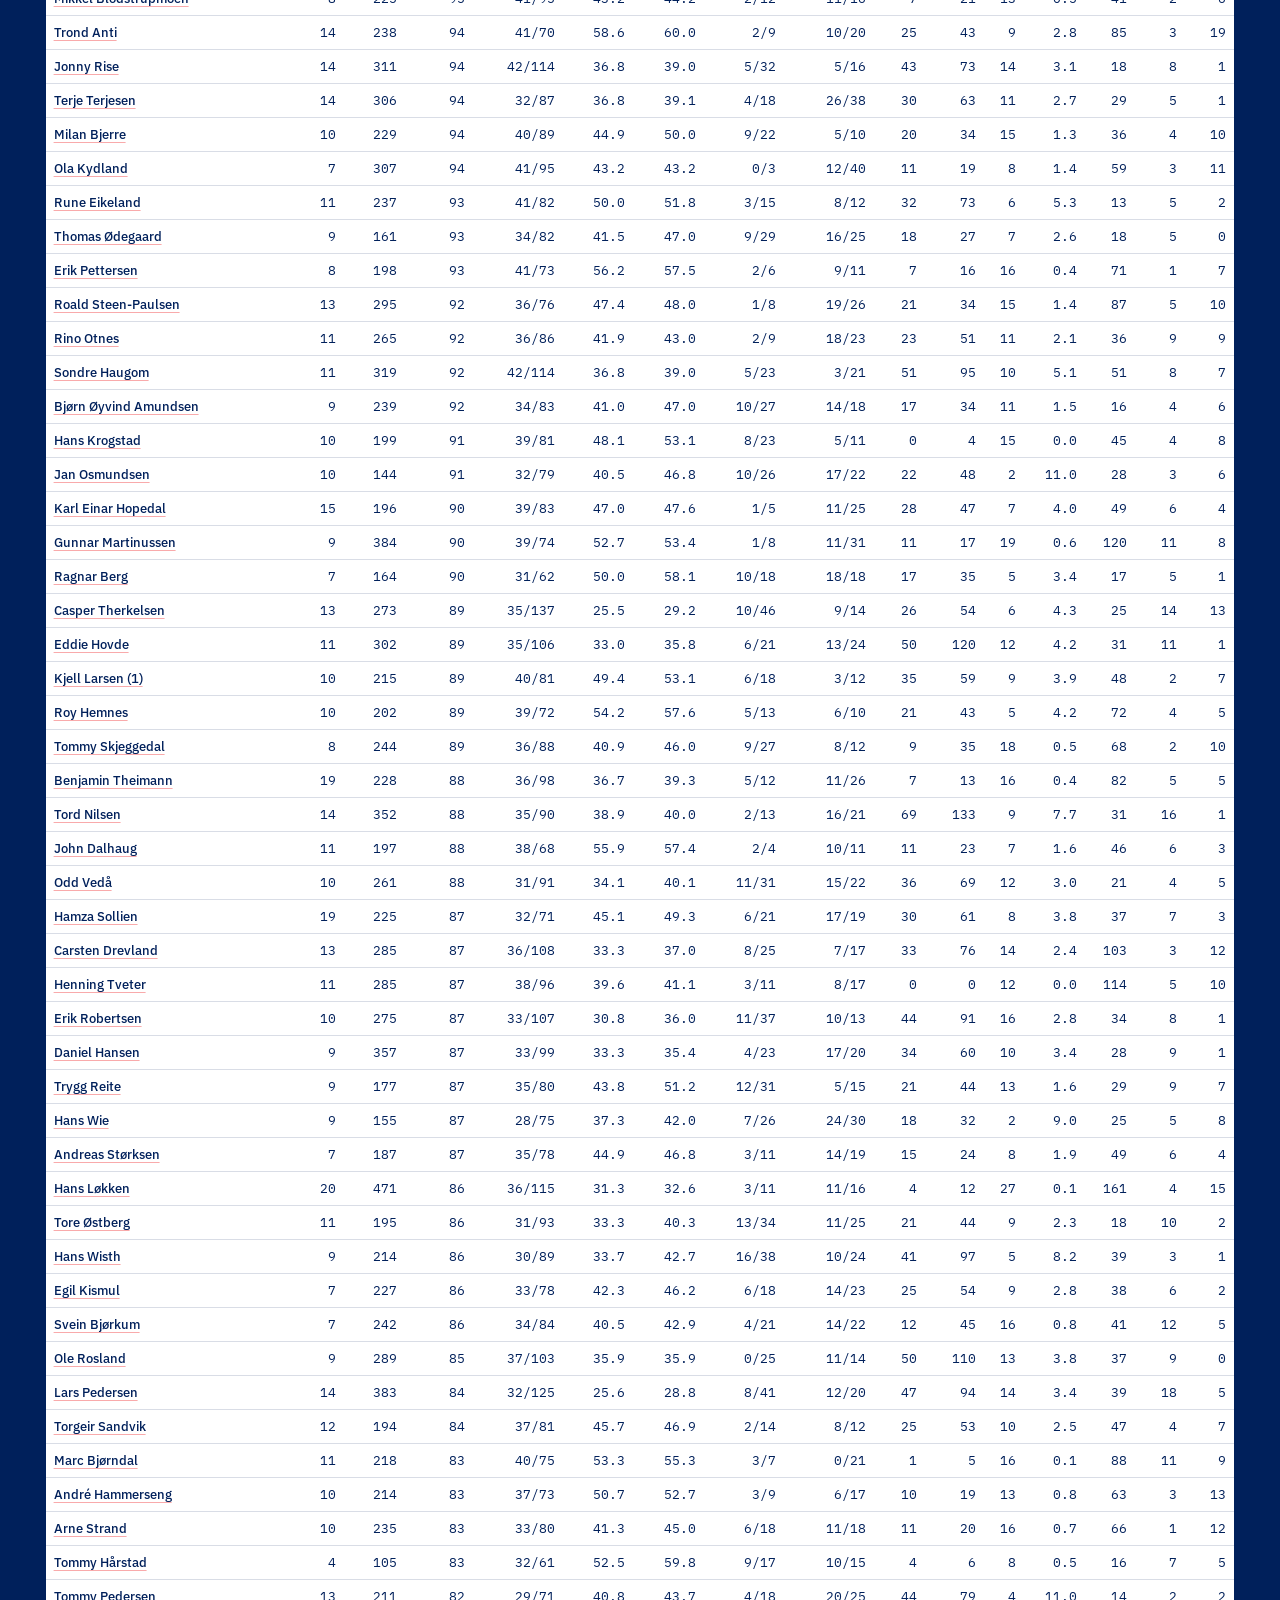
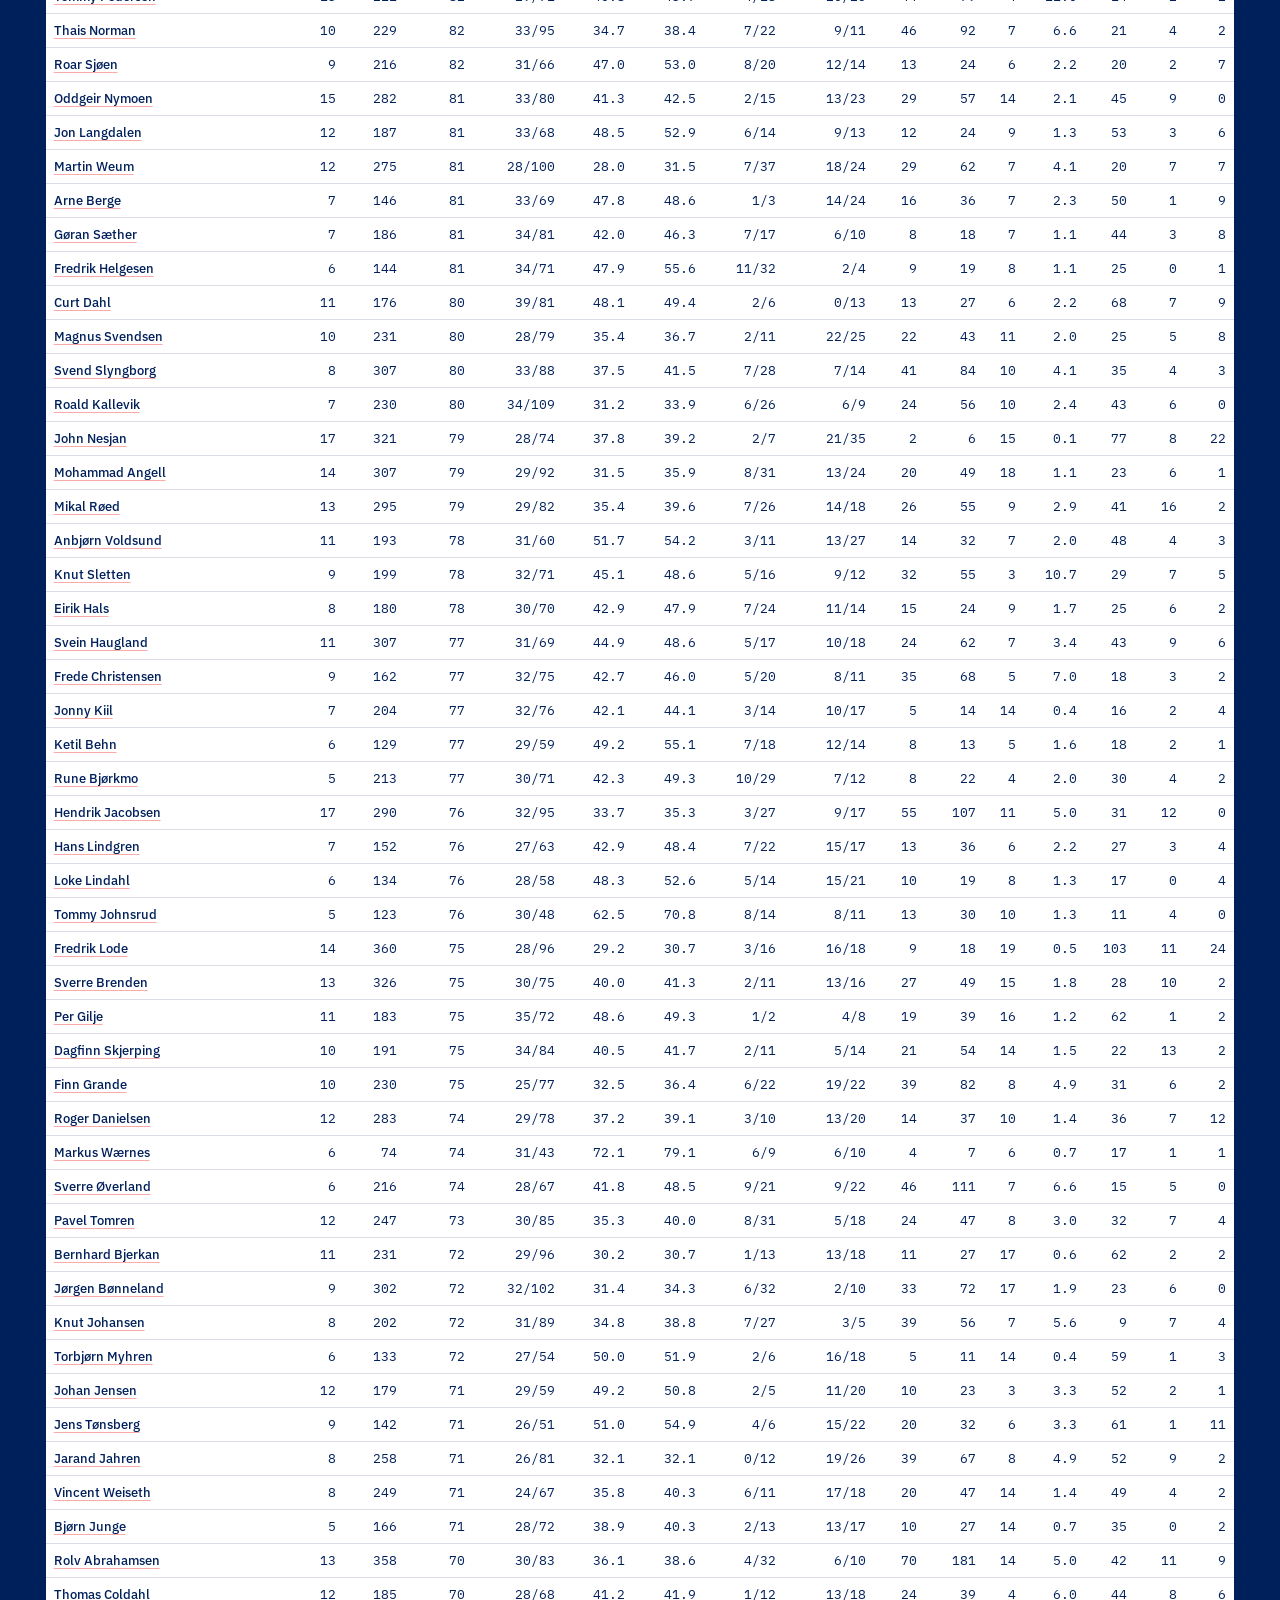
<file: players.html>
<!DOCTYPE html>
<html lang="en">
<head>
<meta charset="UTF-8">
<meta name="viewport" content="width=device-width, initial-scale=1.0">
<meta name="color-scheme" content="light">
<title>Norge Basketball — All-Time Player Stats</title>
<link rel="preconnect" href="https://fonts.googleapis.com">
<link rel="preconnect" href="https://fonts.gstatic.com" crossorigin>
<link href="https://fonts.googleapis.com/css2?family=Big+Shoulders+Display:wght@600;700;800&family=IBM+Plex+Sans:wght@400;500;600&family=IBM+Plex+Mono:wght@500;600&display=swap" rel="stylesheet">
<link rel="stylesheet" href="styles.css">
</head>
<body class="wide">
<div class="wrap">

  <div class="topbar">
    <a class="wordmark" href="index.html" style="text-decoration:none">Norge<span>Basketball</span></a>
    <div class="topbar-right" style="display:flex;gap:12px;align-items:center">
      <a href="matrix.html" class="pill-check" style="text-decoration:none">Off/Def Analysis</a>
      <a href="scout.html" class="pill-check" style="text-decoration:none">Scout</a>
      <div class="switcher" id="teamSwitch">
        <button class="active" data-team="u21">U21</button>
        <button data-team="nt">National Team</button>
      </div>
    </div>
    <svg class="flag" viewBox="0 0 24 18" xmlns="http://www.w3.org/2000/svg" role="img" aria-label="Flag of Norway">
      <rect width="24" height="18" fill="var(--red)"/>
      <rect x="6" width="6" height="18" fill="#FFFFFF"/>
      <rect y="6" width="24" height="6" fill="#FFFFFF"/>
      <rect x="7.4" width="3.2" height="18" fill="var(--navy)"/>
      <rect y="7.4" width="24" height="3.2" fill="var(--navy)"/>
    </svg>
  </div>

  <div class="hero">
    <div>
      <div class="hero-team" id="heroTeam">All-Time Player Stats</div>
      <div class="hero-sub" id="heroSub">Every player, every ingested season</div>
    </div>
    <div class="record-block" style="display:flex;gap:10px;align-items:center;flex-wrap:wrap;justify-content:flex-end">
      <div class="switcher" id="viewSwitch">
        <button data-view="stats" class="active">Stats</button>
        <button data-view="core">Advanced</button>
        <button data-view="def">Defense</button>
      </div>
      <select id="seasonSel" class="season-select"></select>
      <select id="minGpSel" class="season-select" title="Minimum games played">
        <option value="0">Min GP: any</option>
        <option value="3">Min GP: 3</option>
        <option value="5">Min GP: 5</option>
        <option value="10">Min GP: 10</option>
        <option value="15">Min GP: 15</option>
        <option value="25">Min GP: 25</option>
      </select>
      <label class="pill-check"><input type="checkbox" id="curOnly"> Current squad</label>
      <div class="switcher" id="modeSwitch">
        <button data-mode="totals" class="active">Totals</button>
        <button data-mode="pergame">Per Game</button>
      </div>
    </div>
  </div>

  <div class="table-card" style="margin-top:0">
    <div class="card-tab"><div class="notch"></div><span id="tableTitle">All-Time Stats</span></div>
    <div class="table-scroll">
      <table class="stats-table" id="statsTable"><thead><tr></tr></thead><tbody></tbody></table>
    </div>
  </div>

  <footer id="footer">Loading…</footer>
</div>

<script src="shared.js"></script>
<script>
  const footer = document.getElementById('footer');
  const heroSub = document.getElementById('heroSub');
  const teamButtons = document.querySelectorAll('#teamSwitch button');
  const modeButtons = document.querySelectorAll('#modeSwitch button');

  let DATA = null;
  const viewButtons = document.querySelectorAll('#viewSwitch button');
  const seasonSel = document.getElementById('seasonSel');
  const state = { team: 'u21', mode: 'totals', view: 'stats', season: 'all',
                  minGp: 0 };
  const T_COLS = [
    ['name','Player'], ['gp','GP'], ['min','MIN'], ['pts','PTS'], ['fg','FG'],
    ['fgp','FG%'], ['efg','eFG%'], ['tp','3PT'], ['ft','FT'], ['ast','AST'],
    ['past','pAST'], ['to','TO'], ['ato','A/TO'], ['reb','REB'],
    ['stl','STL'], ['blk','BLK']];
  let tSort = 'pts', tDir = -1;

  // per-table docs via shared.js getTable() — Core/Defense arrive encrypted
  // and decrypt after a once-per-session passphrase prompt.

  function seasonLabel() {
    return state.season === 'all' ? 'All-Time' : `Season ${state.season}`;
  }

  function fillSeasons(seasons) {
    const cur = state.season;
    seasonSel.innerHTML = seasons.filter(s => s === 'all' || +s >= 60).map(s =>
      `<option value="${s}">${s === 'all' ? 'All-time' : 'Season ' + s}</option>`).join('');
    seasonSel.value = seasons.includes(cur) ? cur : 'all';
    state.season = seasonSel.value;
  }

  // ── Stats view (players_{team}.json) ──
  async function renderStats() {
    const t = DATA.teams[state.team];
    const doc = await getTable('players', state.team);
    fillSeasons(doc.seasons);
    let rows = (doc.data[state.season] || []).slice();
    rows = applyCur(rows, await curSet(), r => r[F.name]);
    const pg = state.mode === 'pergame';
    document.getElementById('tableTitle').textContent =
      `${seasonLabel()} Stats — ${t.team}${pg ? ' · per game' : ' · totals'}`;
    heroSub.textContent =
      `${t.team} · ${rows.length} players · all games`;

    rows.sort((a, b) => {
      let av = tMetric(a, tSort), bv = tMetric(b, tSort);
      if (pg && tSort !== 'name' && !['fgp','efg','ato'].includes(tSort)) {
        av = a[F.gp] ? av/a[F.gp] : -1; bv = b[F.gp] ? bv/b[F.gp] : -1;
      }
      if (typeof av === 'string') return tDir * av.localeCompare(bv);
      return tDir * (av - bv) || b[F.gp] - a[F.gp];
    });

    document.querySelector('#statsTable thead tr').innerHTML = T_COLS.map(([k, l]) =>
      `<th data-k="${k}" class="${k === tSort ? 'sorted' : ''}">${l}${
        k === tSort ? (tDir < 0 ? ' ▾' : ' ▴') : ''}</th>`).join('');

    document.querySelector('#statsTable tbody').innerHTML = rows.map(r =>
      `<tr><td class="name-click" data-p="${r[F.name]}">${r[F.name]}</td>${
        statCells(r, pg)}</tr>`).join('') ||
      '<tr><td colspan="16">No data for this season.</td></tr>';

    document.querySelectorAll('#statsTable td.name-click').forEach(td =>
      td.onclick = () => showPlayer(state.team, td.dataset.p));
    wireSort(k => { tSort = k; }, () => tSort, d => { tDir = d; }, () => tDir);
  }

  // ── Core view (core_{team}.json — advanced on-floor, competitive only) ──
  const C_COLS = ['Player','GP','MIN','PG%','SG%','SF%','PF%','C%','+/- On',
    'On-Off','ORB%','DRB%','TRB%','AST%','USG%','TOV%','STL%','BLK%','TS%',
    'FTr','3PAr'];
  let cSort = 2, cDir = -1;
  async function renderCore() {
    const t = DATA.teams[state.team];
    const doc = await getTable('core', state.team);
    fillSeasons(doc.seasons);
    let rows = (doc.data[state.season] || []).slice();
    rows = applyCur(rows, await curSet(), r => r[0]);
    if (state.minGp) rows = rows.filter(r => r[1] >= state.minGp);
    document.getElementById('tableTitle').textContent =
      `${seasonLabel()} Advanced — ${t.team} · competitive NT games only`;
    heroSub.textContent = `${t.team} · on-floor rates (friendlies excluded)`;
    rows.sort((a, b) => cSort === 0
      ? cDir * String(a[0]).localeCompare(b[0])
      : cDir * ((a[cSort] ?? -1e9) - (b[cSort] ?? -1e9)));
    document.querySelector('#statsTable thead tr').innerHTML = C_COLS.map((l, i) =>
      `<th data-k="${i}" class="${i === cSort ? 'sorted' : ''}">${l}${
        i === cSort ? (cDir < 0 ? ' ▾' : ' ▴') : ''}</th>`).join('');
    const f = x => x == null ? '—' : x;
    const sgn = x => x == null ? '—' : (x > 0 ? '+' : '') + x;
    document.querySelector('#statsTable tbody').innerHTML = rows.map(r =>
      `<tr><td>${r[0]}</td><td>${r[1]}</td><td>${r[2]}</td>` +
      r.slice(3, 8).map(x => `<td>${x == null || x === 0 ? '—' : x + '%'}</td>`).join('') +
      `<td><b>${sgn(r[8])}</b></td><td><b>${sgn(r[9])}</b></td>` +
      r.slice(10, 19).map(x => `<td>${f(x)}</td>`).join('') +
      `<td>${f(r[19])}</td><td>${f(r[20])}</td></tr>`).join('') ||
      '<tr><td colspan="21">No competitive-game data for this season.</td></tr>';
    wireSort(k => { cSort = +k; }, () => cSort, d => { cDir = d; }, () => cDir);
  }

  // ── Defense view (defense_{team}.json — xDFG + grades, competitive) ──
  // data row: [name, grade, rim, per, contested, 12 zone cells..., gp@17]
  // (gp appended at the END server-side so zone offsets stay stable)
  const D_COLS = ['Player','GP','Grade','Rim','Per','Contested',
    'INS Ct','INS DFG%','INS xDFG%','INS Imp',
    'MID Ct','MID DFG%','MID xDFG%','MID Imp',
    '3PT Ct','3PT DFG%','3PT xDFG%','3PT Imp'];
  const DMAP = [0,17,1,2,3,4,5,6,7,8,9,10,11,12,13,14,15,16];
  const GRADE_RANK = {'F':1,'D-':2,'D':3,'D+':4,'C-':5,'C':6,'C+':7,
    'B-':8,'B':9,'B+':10,'A-':11,'A':12,'A+':13};
  let dSort = 5, dDir = -1;
  async function renderDef() {
    const t = DATA.teams[state.team];
    const doc = await getTable('defense', state.team);
    fillSeasons(doc.seasons);
    let rows = (doc.data[state.season] || []).slice();
    rows = applyCur(rows, await curSet(), r => r[0]);
    // old exports lack gp (idx 17): filter passes those rows untouched
    if (state.minGp) rows = rows.filter(r => (r[17] ?? Infinity) >= state.minGp);
    document.getElementById('tableTitle').textContent =
      `${seasonLabel()} Defense — ${t.team} · competitive NT games only`;
    heroSub.textContent = `${t.team} · shooters vs their own baselines; ` +
      `grades ranked within the ${state.team === 'u21' ? 'U21' : 'NT'} pool` +
      (state.season === 'all' ? ' (career grades)' : '');
    const val = (r, k) => k === 0 ? r[0]
      : (k >= 2 && k <= 4) ? (GRADE_RANK[r[DMAP[k]]] ?? -1)
      : (r[DMAP[k]] ?? -1e9);
    rows.sort((a, b) => dSort === 0
      ? dDir * String(a[0]).localeCompare(b[0])
      : dDir * (val(a, dSort) - val(b, dSort)));
    document.querySelector('#statsTable thead tr').innerHTML = D_COLS.map((l, i) =>
      `<th data-k="${i}" class="${i === dSort ? 'sorted' : ''}">${l}${
        i === dSort ? (dDir < 0 ? ' ▾' : ' ▴') : ''}</th>`).join('');
    const gcell = g => g == null ? '<td>—</td>' :
      `<td style="font-weight:700;color:${(GRADE_RANK[g]||0) >= 11
        ? '#1a7f37' : (GRADE_RANK[g]||0) <= 3 ? 'var(--red)' : 'inherit'}">${g}</td>`;
    const icell = x => x == null ? '<td>—</td>' :
      `<td style="font-weight:600;color:${x <= -3 ? '#1a7f37' : x >= 3
        ? 'var(--red)' : 'inherit'}">${x > 0 ? '+' : ''}${x}</td>`;
    document.querySelector('#statsTable tbody').innerHTML = rows.map(r => {
      let h = `<tr><td>${r[0]}</td><td>${r[17] ?? '—'}</td>` +
        `${gcell(r[1])}${gcell(r[2])}${gcell(r[3])}<td>${r[4]}</td>`;
      for (let z = 0; z < 3; z++) {
        const o = 5 + z * 4;
        h += `<td>${r[o]}</td><td>${r[o+1] ?? '—'}</td><td>${r[o+2] ?? '—'}</td>${icell(r[o+3])}`;
      }
      return h + '</tr>';
    }).join('') ||
      '<tr><td colspan="18">No competitive-game defensive data for this season.</td></tr>';
    wireSort(k => { dSort = +k; }, () => dSort, d => { dDir = d; }, () => dDir);
  }

  function wireSort(setKey, getKey, setDir, getDir) {
    document.querySelectorAll('#statsTable th').forEach(th => th.onclick = () => {
      const k = th.dataset.k;
      if (String(getKey()) === String(k)) setDir(-getDir());
      else { setKey(k); setDir(k === 'name' || k === '0' ? 1 : -1); }
      render();
    });
  }

  // current-squad filter: names from players_{team}.json's `current` list
  async function curSet() {
    if (!document.getElementById('curOnly').checked) return null;
    const doc = await getTable('players', state.team);
    return new Set(doc.current || []);
  }
  const norm = s => String(s).replace(/ /g, ' ');
  function applyCur(rows, set, nameOf) {
    if (!set || !set.size) return rows;
    return rows.filter(r => set.has(norm(nameOf(r))));
  }

  function render() {
    // visibility (not display) so the control row never reflows/jumps
    document.getElementById('modeSwitch').style.visibility =
      state.view === 'stats' ? 'visible' : 'hidden';
    document.getElementById('minGpSel').style.visibility =
      state.view === 'stats' ? 'hidden' : 'visible';
    const go = { stats: renderStats, core: renderCore, def: renderDef }[state.view]();
    go.catch(e => {
      document.querySelector('#statsTable tbody').innerHTML =
        e.message === 'locked'
        ? '<tr><td colspan="17">Passphrase required — switch views or reload to try again.</td></tr>'
        : `<tr><td colspan="17">Could not load ${state.view} data (${e.message}) — regenerate with export_norge_stats.py.</td></tr>`;
    });
  }

  teamButtons.forEach(btn => btn.addEventListener('click', () => {
    teamButtons.forEach(b => b.classList.remove('active'));
    btn.classList.add('active');
    state.team = btn.dataset.team;
    render();
  }));
  modeButtons.forEach(btn => btn.addEventListener('click', () => {
    modeButtons.forEach(b => b.classList.remove('active'));
    btn.classList.add('active');
    state.mode = btn.dataset.mode;
    render();
  }));
  viewButtons.forEach(btn => btn.addEventListener('click', () => {
    viewButtons.forEach(b => b.classList.remove('active'));
    btn.classList.add('active');
    state.view = btn.dataset.view;
    render();
  }));
  seasonSel.addEventListener('change', () => {
    state.season = seasonSel.value;
    render();
  });
  document.getElementById('minGpSel').addEventListener('change', e => {
    state.minGp = +e.target.value;
    render();
  });
  document.getElementById('curOnly').addEventListener('change', render);

  fetch('data.json')
    .then(r => { if (!r.ok) throw new Error(r.status); return r.json(); })
    .then(j => {
      DATA = j;
      render();
      footer.innerHTML =
        `Updated ${j.generated} · <a href="index.html" style="color:inherit">← back to leaderboards</a>`;
    })
    .catch(() => {
      footer.textContent = 'Could not load data.json — if opened as a local file, serve over HTTP.';
    });
</script>
</body>
</html>
</file>
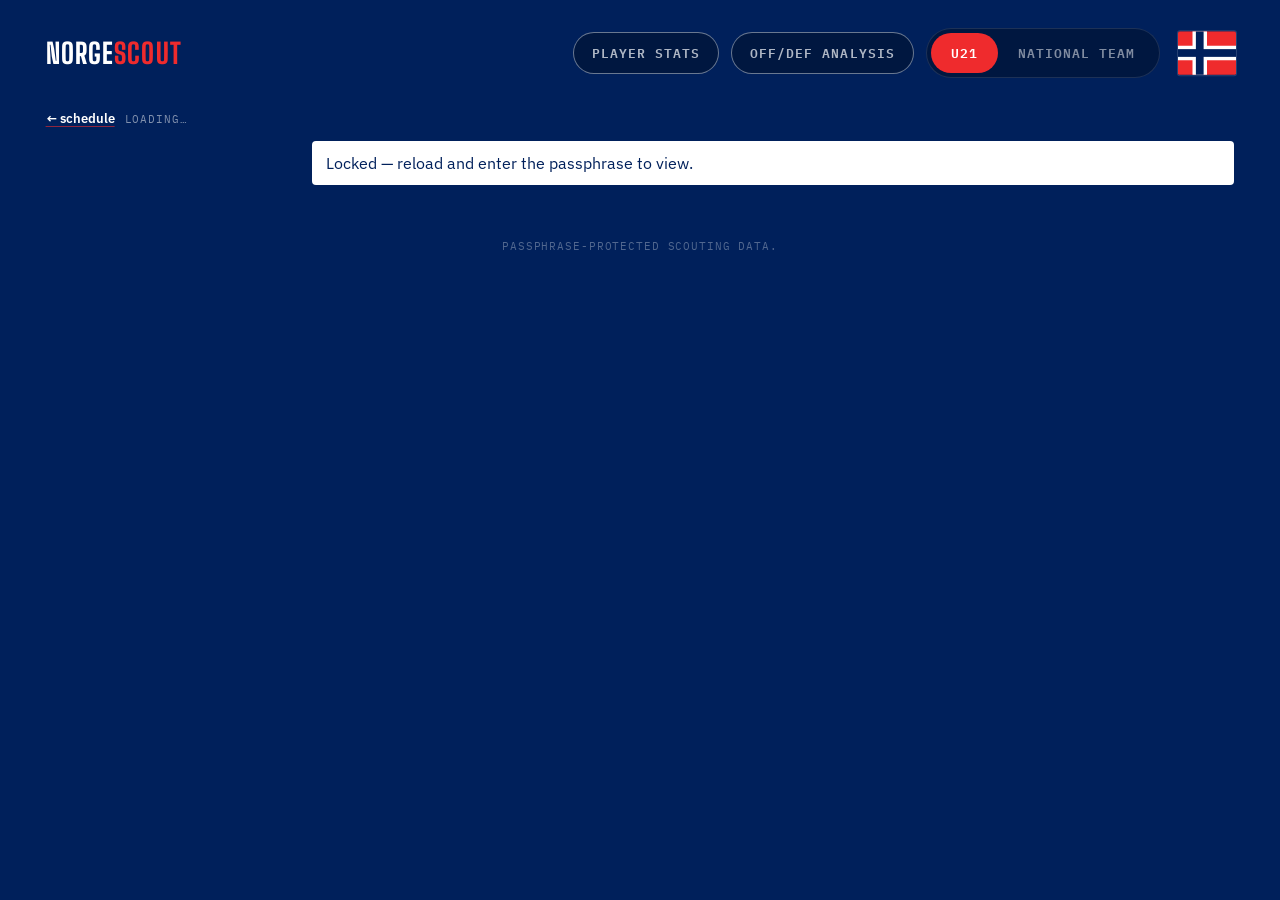
<file: scout.html>
<!DOCTYPE html>
<html lang="en">
<head>
<meta charset="UTF-8">
<meta name="viewport" content="width=device-width, initial-scale=1.0">
<meta name="color-scheme" content="light">
<title>Norge Basketball — Scout</title>
<link rel="preconnect" href="https://fonts.googleapis.com">
<link rel="preconnect" href="https://fonts.gstatic.com" crossorigin>
<link href="https://fonts.googleapis.com/css2?family=Big+Shoulders+Display:wght@600;700;800&family=IBM+Plex+Sans:wght@400;500;600&family=IBM+Plex+Mono:wght@500;600&display=swap" rel="stylesheet">
<link rel="stylesheet" href="styles.css">
<style>
/* scout app kit on top of the site sheet — white cards on navy,
   mono tables, red accents (ported from the local league-scout page) */
:root{
  --card:#FFFFFF; --hair:rgba(0,32,91,0.15);
  --ink-2:rgba(0,32,91,0.6); --ink-3:rgba(0,32,91,0.4);
  --accent:#EF2B2D; --accent-ink:#c21e20;
  --win:#3d7a3d; --loss:#EF2B2D; --edge:#3d7a3d; --dis:#c21e20;
  /* age of a confirmed skill reading: amber past half a season, red past a
     full one. A card is a photograph, not a live feed. */
  --stale7:#B45309; --stale14:#c21e20;
}
.st7{color:var(--stale7);font-weight:600}
.st14{color:var(--stale14);font-weight:600}
.layout{display:grid;grid-template-columns:250px 1fr;gap:16px;margin-top:14px}
@media (max-width:900px){.layout{grid-template-columns:1fr}}
.rail{font-size:12.5px}
.card{background:var(--card);color:var(--ink);border:0;border-radius:4px;
  padding:12px 14px;margin-bottom:14px;overflow:auto}
.card h2{font-family:'IBM Plex Mono',monospace;font-size:12px;letter-spacing:.14em;
  text-transform:uppercase;display:flex;align-items:center;gap:8px;margin-bottom:8px}
.card h2::before{content:'';width:8px;height:8px;border-radius:2px;
  background:var(--red);flex-shrink:0}
.card h2 .n{color:var(--ink-3);font-weight:400;font-size:11px;letter-spacing:.08em}
.card table{border-collapse:collapse;width:100%}
.card th,.card td{padding:4.5px 7px;text-align:right;white-space:nowrap;
  font-size:12.8px;font-variant-numeric:tabular-nums}
.card th:first-child,.card td:first-child{text-align:left}
.card thead th{font-family:'IBM Plex Mono',monospace;font-size:10.8px;
  text-transform:uppercase;letter-spacing:.08em;background:var(--navy-deep);
  color:#EAF0F6;border-bottom:0}
.card tbody td{font-family:'IBM Plex Mono',monospace;border-top:1px solid var(--hair)}
.card tbody td:first-child{font-family:'IBM Plex Sans',sans-serif;font-weight:500}
a.t{color:var(--ink);text-decoration:underline;font-weight:600;cursor:pointer;
  text-decoration-color:rgba(239,43,45,0.4);text-underline-offset:3px}
.controls-scout{display:flex;gap:10px;align-items:center;flex-wrap:wrap;margin:0 0 4px}
.controls-scout a.t{color:var(--paper);text-decoration-color:rgba(239,43,45,0.6);font-size:13px}
.W{color:var(--win);font-weight:700}.L{color:var(--loss);font-weight:700}
.card .L{color:var(--accent-ink)}
.edge{color:var(--edge);font-weight:700}.dis{color:var(--dis);font-weight:700}
.muted{color:var(--ink-3)}
.seg{display:inline-flex;background:var(--navy-deep);border-radius:999px;
  border:1px solid rgba(233,237,241,0.12);padding:3px;margin-right:8px}
.seg button{border:0;background:none;padding:5px 12px;font:inherit;
  font-family:'IBM Plex Mono',monospace;text-transform:uppercase;
  letter-spacing:.08em;font-size:11.5px;color:rgba(233,237,241,0.55);
  cursor:pointer;border-radius:999px}
.seg button.on{background:var(--red);color:#fff;font-weight:600}
.note{font-size:11.8px;color:var(--ink-2);margin:6px 0 2px;
  font-family:'IBM Plex Sans',sans-serif;white-space:normal}
.tiles{display:grid;grid-template-columns:repeat(auto-fit,minmax(130px,1fr));
  gap:10px;margin-bottom:14px}
.tile{background:var(--card);color:var(--ink);border-radius:4px;padding:9px 12px}
.tile .lab{font-family:'IBM Plex Mono',monospace;font-size:10px;
  letter-spacing:.1em;text-transform:uppercase;color:var(--ink-2)}
.tile .val{font-size:21px;font-weight:650;
  font-family:'Big Shoulders Display',sans-serif;text-transform:uppercase}
.skills{display:grid;grid-template-columns:repeat(auto-fill,minmax(64px,1fr));gap:6px;margin:6px 0}
.skill{background:var(--card);border:1px solid var(--hair);border-radius:4px;
  padding:5px 8px;text-align:center}
.skill .k{font-family:'IBM Plex Mono',monospace;font-size:10px;
  letter-spacing:.5px;color:var(--ink-2)}
.skill .v{font-size:17px;font-weight:650;font-variant-numeric:tabular-nums}
.tl-dot{color:var(--accent);font-size:9px;vertical-align:2px}
</style>
</head>
<body class="wide">
<div class="wrap">

  <div class="topbar">
    <a class="wordmark" href="index.html" style="text-decoration:none">Norge<span>Scout</span></a>
    <div class="topbar-right" style="display:flex;gap:12px;align-items:center">
      <a href="players.html" class="pill-check" style="text-decoration:none">Player Stats</a>
      <a href="matrix.html" class="pill-check" style="text-decoration:none">Off/Def Analysis</a>
      <div class="switcher" id="teamSwitch">
        <button class="active" data-pool="u21">U21</button>
        <button data-pool="nt">National Team</button>
      </div>
    </div>
    <svg class="flag" viewBox="0 0 24 18" xmlns="http://www.w3.org/2000/svg" role="img" aria-label="Flag of Norway">
      <rect width="24" height="18" fill="var(--red)"/>
      <rect x="6" width="6" height="18" fill="#FFFFFF"/>
      <rect y="6" width="24" height="6" fill="#FFFFFF"/>
      <rect x="7.4" width="3.2" height="18" fill="var(--navy)"/>
      <rect y="7.4" width="24" height="3.2" fill="var(--navy)"/>
    </svg>
  </div>

  <div class="controls-scout">
    <a class="t" href="#/">← schedule</a>
    <span id="hsub" style="font-family:'IBM Plex Mono',monospace;font-size:11px;
      letter-spacing:.08em;text-transform:uppercase;color:rgba(233,237,241,0.55)">loading…</span>
  </div>
  <div class="layout">
    <div class="rail" id="rail"></div>
    <div id="main"><div class="card">Loading…</div></div>
  </div>

  <footer id="footer">Passphrase-protected scouting data.</footer>
</div>

<script src="shared.js"></script>
<script>
'use strict';
const esc = s => String(s ?? '').replace(/&/g,'&amp;').replace(/</g,'&lt;').replace(/"/g,'&quot;');
const pct = (m, a) => a ? (100*m/a).toFixed(1) : '—';
const f1 = v => v == null ? '—' : (+v).toFixed(1);

/* ── encrypted per-pool bundles (scout_u21.json / scout_nt.json) ──
   fetch + decryptDoc (shared.js) — passphrase prompted once, kept in
   sessionStorage. Everything below reads from the decrypted bundle. */
const _bundles = {};
function bundle(pool){
  if (!_bundles[pool])
    _bundles[pool] = fetch(`scout_${pool}.json`)
      .then(r => { if (!r.ok) throw new Error('HTTP ' + r.status); return r.json(); })
      .then(j => j.ct ? decryptDoc(j) : j)
      .catch(e => { delete _bundles[pool]; throw e; });
  return _bundles[pool];
}
function syncSwitch(){
  document.querySelectorAll('#teamSwitch button').forEach(b =>
    b.classList.toggle('active', b.dataset.pool === state.pool));
}
async function team(tid){
  const B = await bundle(state.pool);
  let d = B.docs[String(tid)];
  if (!d){
    // deep link into the other pool (bookmarked NT team while U21 is
    // active, or vice versa) — follow it and flip the switcher
    const other = state.pool === 'u21' ? 'nt' : 'u21';
    const B2 = await bundle(other).catch(() => null);
    if (B2 && B2.docs[String(tid)]){
      state.pool = other;
      syncSwitch();
      d = B2.docs[String(tid)];
    }
  }
  if (!d) throw new Error('no data');
  return d;
}
const tlink = (tid, name) => `<a class="t" href="#/team/${tid}">${esc(name)}</a>`;
const fxlink = f => f[1] ? tlink(f[1], f[2]) : esc(f[2]);   // team() falls back across pools
const RLAB = ['OS','IS','OD','ID','RB','Flow'];
const glink = (g, self) =>
  `<a class="t" href="#/game/${g.mid}/${self}/${g.opp}">${g.us}–${g.them}</a>`;

function schedTable(sched, self){
  return `<table><thead><tr><th>Date</th><th>S</th><th>Type</th><th>Opponent</th>
    <th>H/A</th><th>Res</th><th>Score</th><th>Off</th><th>Def</th></tr></thead><tbody>` +
    sched.map(g => {
      const win = g.us > g.them;
      return `<tr><td>${g.d}</td><td>S${g.season}</td><td>${esc(g.t.replace('nt.',''))}</td>
        <td>${tlink(g.opp, g.oppname)}</td><td>${g.ha}</td>
        <td class="${win?'W':'L'}">${g.forfeit?'F-':''}${win?'W':'L'}</td>
        <td>${glink(g, self)}</td><td>${esc(g.off||'')}</td><td>${esc(g.deff||'')}</td></tr>`;
    }).join('') + '</tbody></table>';
}
function miniSched(gs, self){
  const recent = gs.slice(-12).reverse();
  return `<table><tbody>` + recent.map(g => {
    const win = g.us > g.them;
    return `<tr><td class="muted">${g.d.slice(5)}</td>
      <td style="text-align:left">${tlink(g.opp, g.oppname)}</td>
      <td class="${win?'W':'L'}">${win?'W':'L'}</td><td>${glink(g, self)}</td></tr>`;
  }).join('') + '</tbody></table>';
}

/* ── transfer-list card (pool-filtered Norwegian sightings) ── */
function tlStatus(status, to){
  return status === 'sold'
    ? `<span class="W">SOLD</span> → ${esc(to || '?')}`
    : status === 'pending' ? `<span class="dis">LIVE</span>`
    : `<span class="muted">${esc(status)}</span>`;
}
function tlCard(tl){
  if (!tl || !tl.length) return '';
  // default = pool-relevant only: players in the NT/U21 tracking registry
  // plus the trainable cohort (age <= 20 — the sold-and-trained pipeline
  // that resurfaces in S75/S76). "See all" opens the whole sold history.
  const relevant = p => p.tracked || (p.age != null && p.age <= 20);
  const shown = state.tlAll ? tl : tl.filter(relevant);
  const hidden = tl.length - tl.filter(relevant).length;
  // player name links to the live BB player card (new window)
  const bbname = p => p.pid
    ? `<a class="t" href="https://www.buzzerbeater.com/player/${p.pid}/overview.aspx"
        target="_blank" rel="noopener">${esc(p.name)}</a>`
    : esc(p.name);
  const rows = shown.map(p => {
    const [d, price, status, to] = p.listings[0];
    const more = p.listings.length > 1
      ? ` <span class="muted">+${p.listings.length - 1} earlier</span>` : '';
    return `<tr><td>${bbname(p)}${p.tracked ?
        ' <span class="tl-dot" title="In the NT/U21 tracking registry">●</span>' : ''}</td>
      <td>${p.age ?? '—'}</td>
      <td style="text-align:left"><span class="muted">${esc(p.pot || '—')}</span></td>
      <td>${esc(d)}</td><td>${(price ?? 0).toLocaleString()}</td>
      <td style="text-align:left">${tlStatus(status, to)}${more}</td></tr>`;
  }).join('');
  const skills = shown.filter(p => p.skills && p.skills.length).map(p =>
    `<div class="note"><b>${esc(p.name)}</b> — TL card ${esc(p.skills_date || '')}: ` +
    p.skills.map(([k, v]) => `${k} ${v}`).join(' · ') + '</div>').join('');
  const toggle = hidden > 0 || state.tlAll
    ? `<div class="note"><a class="t" id="tlmore">${state.tlAll
        ? '▲ Back to relevant players only'
        : `▼ See all ${tl.length} Norwegian sightings (${hidden} more)`}</a></div>`
    : '';
  return `<div class="card"><h2>Transfer list <span class="n">Norwegian pool ·
      ${state.tlAll ? 'full sold history' : 'NT/U21-relevant'} ·
      since 2026-07-15</span></h2>
    <table><thead><tr><th>Player</th><th>Age</th><th style="text-align:left">Potential</th>
    <th>Deadline</th><th>Ask/Sale</th><th style="text-align:left">Outcome</th></tr></thead>
    <tbody>${rows || '<tr><td colspan="6">No relevant sightings yet.</td></tr>'}</tbody>
    </table>${skills}${toggle}
    <div class="note">Latest listing per player · names open the live BB player card ·
    ● = in our NT/U21 tracking registry. A sold-and-trained player's TL skill card is the
    last exact reading before they resurface in this pool. A "+N earlier" with a dropping
    ask is a motivated seller.</div></div>`;
}

/* ── home ── */
async function home(){
  const B = await bundle(state.pool);
  const cd = B.club;
  const sched = cd.schedule.filter(g => g.us != null);
  // upcoming fixtures (fetched live at export time) — the S73+ slate;
  // opponents link once we hold game data for them. Club field first;
  // fall back to the club's own team doc (its per-team fetch is retried
  // later in the run, so it can succeed when the club-level one didn't)
  const fxSrc = (cd.fixtures && cd.fixtures.length ? cd.fixtures
    : (B.docs[String(cd.team_id)] || {}).fixtures) || [];
  const fx = fxSrc.slice()
    .sort((a, b) => String(a[0]).localeCompare(String(b[0])));
  const fxCard = !fx.length ? '' :
    `<div class="card"><h2>Upcoming <span class="n">S${B.season ?? '?'} fixtures ·
      fetched ${esc(B.generated)}</span></h2>
    <table><thead><tr><th>Date</th><th>Type</th><th>Opponent</th><th>H/A</th></tr></thead><tbody>` +
    fx.map(f => `<tr><td>${esc(f[0])}</td><td>${esc((f[4] || '').replace('nt.',''))}</td>
      <td>${B.docs[String(f[1])] ? tlink(f[1], f[2]) : esc(f[2])}</td>
      <td>${esc(f[3])}</td></tr>`).join('') +
    `</tbody></table><div class="note">Opponent names become links once their game data
    is in the archive — full scouting pages build up as the season plays out.</div></div>`;
  // rail tracks the REPORT season only — honest empty state pre-opener
  const railGames = sched.filter(g => g.season === B.season);
  document.getElementById('rail').innerHTML =
    `<div class="card"><h2>Results <span class="n">S${B.season ?? '?'}</span></h2>` +
    (railGames.length ? miniSched(railGames, cd.team_id)
      : `<div class="note">No S${B.season} games played yet — see Upcoming.</div>`) +
    '</div>';
  document.getElementById('main').innerHTML = fxCard +
    `<div class="card"><h2>${esc(cd.name)} schedule <span class="n">competitive games ·
      click an opponent</span></h2>` + schedTable(sched.slice().reverse(), cd.team_id) + '</div>' +
    tlCard(B.tl);
  document.getElementById('hsub').textContent =
    `Season ${B.season ?? '?'} · generated ${B.generated}`;
  document.getElementById('footer').textContent =
    `Updated ${B.generated} · encrypted scouting data · BuzzerBeater play-by-play archive`;
  const tm = document.getElementById('tlmore');
  if (tm) tm.onclick = () => { state.tlAll = !state.tlAll; home(); };
}

/* ── box score page ── */
function boxTable(name, lines){
  if (!lines) return `<div class="card"><h2>${esc(name)}</h2>
    <div class="note">No box data — team not in the archive for this game.</div></div>`;
  const rows = lines.slice().sort((a, b) => (b[15] - a[15]) || (b[1] - a[1]));
  const tot = new Array(13).fill(0);
  rows.forEach(r => { for (let i = 1; i <= 12; i++) tot[i] += r[i] || 0; });
  const pts = r => 2*r[2] + r[4] + r[6];
  const mark = r => r[16] ? ` <span style="cursor:help" title="${esc(r[16])}">${
    r[16].includes('hot') ? '🔥' : '❄️'}</span>` : '';
  return `<div class="card"><h2>${esc(name)}</h2>
    <table><thead><tr><th>Player</th><th>MIN</th><th>PTS</th><th>FG</th><th>3PT</th>
    <th>FT</th><th>REB</th><th>AST</th><th>STL</th><th>BLK</th><th>TO</th><th>PF</th>
    <th>Rtng</th></tr></thead><tbody>` +
    rows.map(r => `<tr><td>${r[15] ? '<b>' : ''}${esc(r[0])}${r[15] ? '</b>' : ''}${mark(r)}</td>
      <td>${r[1].toFixed(0)}</td><td>${pts(r)}</td><td>${r[2]}/${r[3]}</td>
      <td>${r[4]}/${r[5]}</td><td>${r[6]}/${r[7]}</td><td>${r[8]}</td><td>${r[9]}</td>
      <td>${r[10]}</td><td>${r[11]}</td><td>${r[12]}</td><td>${r[13] ?? '—'}</td>
      <td>${f1(r[14])}</td></tr>`).join('') +
    `<tr style="font-weight:700"><td>Total</td><td>${tot[1].toFixed(0)}</td>
      <td>${2*tot[2] + tot[4] + tot[6]}</td><td>${tot[2]}/${tot[3]}</td>
      <td>${tot[4]}/${tot[5]}</td><td>${tot[6]}/${tot[7]}</td><td>${tot[8]}</td>
      <td>${tot[9]}</td><td>${tot[10]}</td><td>${tot[11]}</td><td>${tot[12]}</td>
      <td></td><td></td></tr></tbody></table>
    <div class="note">Starters bold · 🔥/❄️ = shooting far from the player's own season
    rate (|z| ≥ 2, volume-gated) — RNG evidence, hover for the numbers.</div></div>`;
}
async function gamePage(mid, ta, tb){
  const [A, B] = await Promise.all([team(ta).catch(() => null),
                                    team(tb).catch(() => null)]);
  const g = A?.schedule.find(x => x.mid === mid) ||
            B?.schedule.find(x => x.mid === mid);
  if (!g){ document.getElementById('main').innerHTML =
    '<div class="card">Game not found.</div>'; return; }
  const gA = A?.schedule.find(x => x.mid === mid);
  document.getElementById('rail').innerHTML =
    `<div class="card"><h2>${gA ? esc(gA.d) : ''}</h2>
     <div class="note">${tlink(ta, A?.name || ta)} vs ${tlink(tb, B?.name || tb)}</div></div>`;
  const hdr = gA ? `
    <div class="tiles">
      <div class="tile"><div class="lab">${esc(gA.d)} · ${esc(gA.t)}</div>
        <div class="val" style="font-size:18px">${esc(A.name)} ${gA.us}–${gA.them} ${esc(gA.oppname)}</div></div>
      <div class="tile"><div class="lab">${esc(A.name)}</div>
        <div class="val" style="font-size:14px;font-family:'IBM Plex Mono',monospace">${esc(gA.off||'?')} / ${esc(gA.deff||'?')}<br>
        <span class="muted" style="font-size:11px">GDP: ${esc(gA.focus||'—')} · ${esc(gA.pace||'—')}</span></div></div>
      <div class="tile"><div class="lab">${esc(gA.oppname)}</div>
        <div class="val" style="font-size:14px;font-family:'IBM Plex Mono',monospace">${esc(gA.ooff||'?')} / ${esc(gA.odef||'?')}</div></div>
    </div>` : '';
  document.getElementById('main').innerHTML = hdr +
    boxTable(A?.name || `team ${ta}`, A?.box?.[String(mid)]) +
    boxTable(B?.name || `team ${tb}`, B?.box?.[String(mid)]);
}

/* ── team page ── */
async function teamPage(tid){
  let T;
  try { T = await team(tid); }
  catch(e){
    document.getElementById('main').innerHTML =
      `<div class="card">No data for this team (${e.message}).</div>`;
    document.getElementById('rail').innerHTML = '';
    return;
  }
  const seasons = T.seasons;
  const cur = state.season && seasons.includes(state.season) ? state.season : seasons[0];
  const td = T.tendencies[String(cur)] || {};
  const n = k => td[k] || 0;
  const advRow = (lab, p) => {
    const e = n(`adv_${p}_edge`), d = n(`adv_${p}_dis`), u = n(`adv_${p}_neutral`);
    const tot = e + d + u;
    return `<tr><td>${lab}</td><td class="edge">${e}</td><td>${u}</td>
      <td class="dis">${d}</td><td>${tot ? (100*e/tot).toFixed(0)+'%' : '—'}</td></tr>`;
  };
  const gdpRow = (lab, p) => {
    const h = n(`gdp_${p}_hit`), m = n(`gdp_${p}_miss`);
    return `<tr><td>${lab}</td><td class="edge">${h}</td><td class="dis">${m}</td>
      <td>${h+m ? (100*h/(h+m)).toFixed(0)+'%' : '—'}</td></tr>`;
  };
  const freq = (pre) => Object.entries(td).filter(([k]) => k.startsWith(pre))
    .map(([k, v]) => [k.slice(pre.length), v]).sort((a, b) => b[1] - a[1]);
  const freqT = (rows) => `<table><thead><tr><th>Tactic</th><th>G</th></tr></thead><tbody>` +
    rows.map(([s, v]) => `<tr><td>${esc(s)}</td><td>${v}</td></tr>`).join('') + '</tbody></table>';
  const ratT = (rows) => `<table><thead><tr><th>Tactic</th>${RLAB.map(l=>`<th>${l}</th>`).join('')}
    <th>G</th></tr></thead><tbody>` +
    rows.filter(r => r[0] === cur).sort((a,b) => b[8]-a[8]).map(r =>
      `<tr><td>${esc(r[1])}</td>${r.slice(2,8).map(v=>`<td>${f1(v)}</td>`).join('')}
       <td>${r[8]}</td></tr>`).join('') + '</tbody></table>';

  // sticky order belongs to one squad's roster -- drop it on team change
  if (state.pteam !== tid){ state.porder = null; state.psort = null; state.pteam = tid; }
  const prows = Object.entries(T.players)
    .map(([pn, p]) => [pn, p, p.seasons[String(cur)]])
    .filter(([,,s]) => s && s.gp > 0)
    .sort((a, b) => (2*b[2].fgm + b[2].tpm + b[2].ftm)/b[2].gp -
                    (2*a[2].fgm + a[2].tpm + a[2].ftm)/a[2].gp);
  // red dot = TL skill card on file (attributes captured — see player page)
  const plink = pn => `<a class="t" href="#/player/${tid}/${encodeURIComponent(pn)}">${esc(pn)}</a>${
    T.players[pn]?.tl ? ' <span class="tl-dot" title="Transfer-list skill card on file — open the player page">●</span>' : ''}`;
  const GOOD = new Set(['A-','A','A+']), BAD = new Set(['F','D-','D']);
  const GRANK = {}; ['F','D-','D','D+','C-','C','C+','B-','B','B+','A-','A','A+']
    .forEach((g, i) => GRANK[g] = i);
  const gcol = g => ({ v: g == null ? -1 : GRANK[g] ?? -1,
    h: g == null ? '—' : `<span style="font-weight:700;color:${GOOD.has(g) ? 'var(--win)' :
      BAD.has(g) ? 'var(--accent-ink)' : 'inherit'}">${g}</span>` });
  const num = (v, dec=1) => ({ v: v == null || !isFinite(v) ? -1e12 : v,
    h: v == null || !isFinite(v) ? '—' : (+v).toFixed(dec) });
  const per = (s, k) => s.gp ? s[k] / s.gp : null;
  const pctv = (m, a) => a ? 100*m/a : null;
  let cols, pnote = '';
  if (state.pview === 'grades'){
    cols = [
      ['Player', (pn) => ({v: pn.toLowerCase(), h: plink(pn)})],
      ['GP', (pn, s) => num(s.gp, 0)],
      ['Off', (pn, s) => gcol(s.grades?.o?.[0])],
      ['Rim', (pn, s) => gcol(s.grades?.o?.[1])],
      ['Per', (pn, s) => gcol(s.grades?.o?.[2])],
      ['Def', (pn, s) => gcol(s.grades?.d?.[0])],
      ['Rim', (pn, s) => gcol(s.grades?.d?.[1])],
      ['Per', (pn, s) => gcol(s.grades?.d?.[2])],
    ];
    pnote = `<div class="note">Percentiled within the pool, team-game gated (3+ team games,
      0.8+ zone contests/team game). Dash = didn't qualify or metric not computed.</div>`;
  } else if (state.pview === 'skills'){
    // most recent CONFIRMED skills per player — TL card first (exact,
    // newest), else captured public sheet; date + source shown
    const SKC = ['JS','JR','OD','HA','DR','PA','IS','ID','RE','SB','ST','FT','EX'];
    const skOf = pn => {
      const P = T.players[pn] || {};
      if (P.tl && P.tl.skills && P.tl.skills.length)
        return {m: Object.fromEntries(P.tl.skills), d: P.tl.date, src: 'TL'};
      const sh = P.sheet;
      if (sh && sh.skills) return {m: sh.skills, d: sh.skills_date, src: 'sheet'};
      return null;
    };
    // HOW OLD IS THE READING (Patrick 8/19). A TL card is a photograph, and
    // the player has kept training since it was taken. Half a season (7 wk /
    // 49 d) is enough for a skill to move; a full season (14 wk / 98 d) can
    // move several, so a coach must not read a year-old card as current.
    // Measured against the bundle's generated date so the page is
    // deterministic, falling back to today if that is missing.
    const REF = (typeof B === 'object' && B && B.generated)
      ? new Date(B.generated + 'T00:00:00') : new Date();
    const staleCls = d => {
      if (!d) return '';
      const days = Math.floor((REF - new Date(d + 'T00:00:00')) / 86400000);
      return days >= 98 ? 'st14' : days >= 49 ? 'st7' : '';
    };
    const wrap = (cls, txt) => cls ? `<span class="${cls}">${txt}</span>` : `${txt}`;
    cols = [
      ['Player', (pn) => ({v: pn.toLowerCase(), h: plink(pn)})],
      ['Confirmed', (pn) => { const s = skOf(pn);
        if (!s) return {v: '', h: '—'};
        return {v: s.d || '', h: `${wrap(staleCls(s.d), esc(s.d || '?'))} `
                                 + `<span class="muted">${s.src}</span>`}; }],
      ...SKC.map(k => [k, (pn) => { const s = skOf(pn); const v = s && s.m ? s.m[k] : null;
        return v == null ? {v: -1, h: '—'}
                         : {v: v, h: wrap(staleCls(s.d), v)}; }]),
    ];
    pnote = `<div class="note">Most recent CONFIRMED skills per player — from their last
      transfer-list card or a captured public sheet. Confirmed = the date that reading was
      taken; training since then is not reflected. Dash = never sighted, and the reader
      should assume nothing. <span class="st7">Amber</span> = reading is over half a
      season old (7+ weeks); <span class="st14">red</span> = over a full season (14+
      weeks) and should be treated as a starting point, not a fact.</div>`;
  } else if (state.pview === 'shape'){
    // shape/training decomposer (compute_shape_training.py): weekly club
    // DMI vs the 8/7 GS-7.00 anchor (or est-base series when unanchored).
    // Row = latest week. Rows: [week, gs, src, ratio, resid, streak, rise,
    // verdict, est_base].
    const shOf = pn => { const s = T.players[pn]?.sheet?.shape;
      return s && s.length ? s[s.length - 1] : null; };
    const ageOf = pn => { const sh = T.players[pn]?.sheet;
      return sh?.sheets?.length ? sh.sheets[sh.sheets.length - 1][1] : null; };
    const bandPct = L => L && L[4] != null ? 100*(Math.exp(L[4]) - 1) : null;
    cols = [
      ['Player', (pn) => ({v: pn.toLowerCase(), h: plink(pn)})],
      ['Age', (pn) => num(ageOf(pn), 0)],
      ['GS', (pn) => { const L = shOf(pn);
        return L && L[1] != null ? {v: L[1], h: `${L[1]}${
          L[2] === 'band' ? '<span class="muted" title="inferred from DMI band, not observed">?</span>' : ''}`}
          : {v: -1, h: '—'}; }],
      ['DMI ×', (pn) => { const L = shOf(pn);
        return L && L[3] != null ? num(L[3], 2) : {v: -1e12, h: '—'}; }],
      ['vs band', (pn) => { const p = bandPct(shOf(pn));
        return p == null ? {v: -1e12, h: '—'} :
          {v: p, h: `<span style="color:${p > 10 ? 'var(--win)' : p < -10 ?
            'var(--accent-ink)' : 'inherit'}">${p > 0 ? '+' : ''}${p.toFixed(0)}%</span>`}; }],
      ['Anchor', (pn) => {           // 8/7 GS-7.00 reading = season-opening base
        const L = shOf(pn);
        return L && L[9] != null
          ? {v: L[9], h: `<span title="8/7 anchor: DMI at GS 7.00, pure skill mass at the S73 reset">${(+L[9]).toLocaleString()}</span>`}
          : {v: -1e12, h: '—'}; }],
      ['Growth', (pn) => {           // est base vs anchor, when both exist
        const s = T.players[pn]?.sheet?.shape || [];
        const L = s.length ? s[s.length - 1] : null;
        let eb = null;
        for (let i = s.length - 1; i >= 0; i--){
          if (s[i][1] === 9 && s[i][2] === 'obs' && s[i][8] != null){ eb = s[i][8]; break; }
        }
        if (eb == null || !L || L[9] == null) return {v: -1e12, h: '—'};
        const g = 100 * (eb / L[9] - 1);
        return {v: g, h: `<span style="color:${g > 2 ? 'var(--win)' : g < -2 ?
          'var(--accent-ink)' : 'inherit'}" title="est base vs 8/7 anchor — skill mass added since the reset">${
          g > 0 ? '+' : ''}${g.toFixed(1)}%</span>`}; }],
      ['Est base', (pn) => {         // latest GS-9 precision read (±0.1%)
        const s = T.players[pn]?.sheet?.shape || [];
        for (let i = s.length - 1; i >= 0; i--){
          const L = s[i];
          if (L[1] === 9 && L[2] === 'obs' && L[8] != null)
            return {v: L[8], h: `<span title="GS9 read ${esc(L[0])} — implied baseline DMI, near-exact">${
              (+L[8]).toLocaleString()}</span>`};
        }
        return {v: -1e12, h: '—'}; }],
      ['GS→', (pn) => {  // implied GS (Patrick 9/7): what the DMI says
        const L = shOf(pn);      // shape SHOULD be, vs the best baseline
        return L && L[10] != null
          ? {v: L[10], h: `<span title="DMIx read against the best skill baseline (8/7 anchor, else the last tight-band est base) — the GS this DMI implies">${L[10]}</span>`}
          : {v: -1, h: '—'}; }],
      ['48s', (pn) => {          // full-48 games since the anchor (any type)
        const L = shOf(pn);
        return L && L[11] != null ? num(L[11], 0) : {v: -1, h: '—'}; }],
      ['Training', (pn) => { const L = shOf(pn); const v = L ? L[7] : null;
        if (!v || v === '—') return {v: '', h: '—'};
        if (v === 'n/a') return {v: v, h: `<span style="color:var(--ink-3)">n/a</span>`};
        if (v === 'decay?') return {v: v,
          h: `<span style="font-weight:700;color:var(--loss)">decay?</span>`};
        // v2 (Patrick 9/7): color follows the LABEL. Yes = confirmed
        // (+20% precise-read rise in 10 wks, band-max streak, or a
        // consistent rise + 2 full-48s) — dark; Likely = trending — light
        const dark = v === 'Yes';
        return {v: (dark ? '2' : '1') + v, h: `<span style="font-weight:700;color:${
          dark ? '#0b6b0b' : '#7ab06f'}" title="${dark
            ? 'Confirmed: +20% base rise inside 10 weeks, a band-max streak, or a consistent rise backed by full-48 games'
            : 'Trending up — not yet confirmed'}">${esc(v)}</span>`}; }],
    ];
    pnote = `<div class="note">Weekly CLUB DMI decomposed against game shape (both captured
      from public pages every Friday). DMI × = live DMI over the player's 8/7 anchor (S73
      reset: GS 7.00 = pure skill baseline); vs band = distance from that week's UNTRAINED
      median at his observed GS (calibrated weekly on shape-only cohorts). Est base =
      implied baseline DMI from his most recent observed GS-9 week (÷3.54, near-exact) —
      works without an anchor, so it covers rookies and NT-watch players. <b>Yes</b> (dark green) = CONFIRMED training: est base up 20%+ inside 10 weeks on precise reads (anchor / tight-band weeks — extreme DMI growth needs no minutes evidence), or above the untrained band MAX 3 straight Fridays, or a zero-wobble rise backed by 2+ full-48 games (48s column); <b>Likely</b> (light green) = trending up, not yet confirmed; <b>decay?</b> = persistently below the untrained p10. GS→ = the GS the DMI implies vs the best baseline (anchor, else last tight-band est base) — a player whose GS→ sits above his listed GS is carrying more DMI than his shape explains. n/a = not enough weekly readings yet. Dash in every column = player not
      on the weekly watch (no club sightings). DRAFT rules — series on player pages.</div>`;
  } else if (state.pview === 'adv'){
    const pmin = P => (pn, s) => {
      const m = s.pos?.[P], v = m && s.gp ? m / s.gp : null;
      return v ? num(v) : {v: -1e12, h: '—'};
    };
    const tot = T.totals?.[String(cur)];
    const usg = (pn, s) => {
      if (!tot || !s.mn) return {v: -1e12, h: '—'};
      const tp = tot.fga + 0.44*tot.fta + tot.tov;
      return num(tp ? 100*(s.fga + 0.44*s.fta + s.tov)*(tot.mn/5)/(s.mn*tp) : null);
    };
    const trb = (pn, s) => {
      if (!tot || !s.mn) return {v: -1e12, h: '—'};
      const den = tot.reb + (tot.oreb || 0);
      return num(den ? 100*s.reb*(tot.mn/5)/(s.mn*den) : null);
    };
    cols = [
      ['Player', (pn) => ({v: pn.toLowerCase(), h: plink(pn)})],
      ['GP', (pn, s) => num(s.gp, 0)],
      ['TS%', (pn, s) => num(pctv(2*s.fgm + s.tpm + s.ftm, 2*(s.fga + 0.44*s.fta)))],
      ['USG%', usg],
      ['TRB%', trb],
      ['PG', pmin('PG')], ['SG', pmin('SG')], ['SF', pmin('SF')],
      ['PF', pmin('PF')], ['C', pmin('C')],
    ];
    pnote = `<div class="note">TS% = points per 2 true attempts (FG + 0.44·FTA). USG% =
      share of team possessions used while on the floor. TRB% = share of ALL available
      rebounds (both teams) grabbed while on the floor — a low TRB% big is a glass to
      attack. Position columns are minutes per game at each spot, competitive only.</div>`;
  } else {
    cols = [
      ['Player', (pn) => ({v: pn.toLowerCase(), h: plink(pn)})],
      ['GP', (pn, s) => num(s.gp, 0)],
      ['MIN', (pn, s) => num(per(s, 'mn'))],
      ['PTS', (pn, s) => num(s.gp ? (2*s.fgm + s.tpm + s.ftm)/s.gp : null)],
      ['REB', (pn, s) => num(per(s, 'reb'))],
      ['AST', (pn, s) => num(per(s, 'ast'))],
      ['STL', (pn, s) => num(per(s, 'stl'))],
      ['BLK', (pn, s) => num(per(s, 'blk'))],
      ['FG%', (pn, s) => num(pctv(s.fgm, s.fga))],
      ['3P%', (pn, s) => num(pctv(s.tpm, s.tpa))],
      ['FT%', (pn, s) => num(pctv(s.ftm, s.fta))],
      ['Rtng', (pn, s) => num(s.rtng)],
    ];
  }
  let ptitle = {grades: 'letter grades · offense + defense combined',
    skills: 'last confirmed skills · TL cards + captured sheets',
    adv: 'advanced · efficiency + minutes by position',
    shape: 'shape/training decomposer · club DMI vs GS'}[state.pview] || 'per-game · click for history';
  if (prows.some(([pn]) => T.players[pn]?.tl))
    ptitle += ' · <span class="tl-dot">●</span> = TL skill card on file';
  // ── row order is STICKY ACROSS TABS ──────────────────────────────────
  // Each view has its own column set, so a saved column INDEX points at a
  // different stat after a tab switch. What carries over cleanly is the
  // resulting player ORDER: keep it in state.porder and re-apply on every
  // render. Sort by a stat in Stats, hit Skills, and the same player is
  // still on the same row -- which is how a coach reads a board.
  let pr = prows.slice();
  if (state.porder && state.porder.length){
    const rank = new Map(state.porder.map((pn, i) => [pn, i]));
    // players absent from the saved order (season change, call-up) fall to
    // the bottom rather than scrambling the rest
    pr.sort((a, b) => (rank.has(a[0]) ? rank.get(a[0]) : 1e9) -
                      (rank.has(b[0]) ? rank.get(b[0]) : 1e9));
  }
  const sc = state.psort, sd = state.pdir || -1;
  if (sc != null && cols[sc]){
    const kv = e => cols[sc][1](e[0], e[2]).v;
    pr.sort((a, b) => {
      const x = kv(a), y = kv(b);
      return sd * (typeof x === 'string' ? x.localeCompare(y) : x - y);
    });
  }
  state.porder = pr.map(e => e[0]);
  const rows = pr.map(([pn,, s]) => cols.map(c => c[1](pn, s)));
  const proster = `<table><thead><tr>` +
    cols.map((c, i) => `<th data-pc="${i}" style="cursor:pointer">${c[0]}${
      i === sc ? (sd < 0 ? ' ▾' : ' ▴') : ''}</th>`).join('') +
    `</tr></thead><tbody>` +
    rows.map(r => `<tr>${r.map(c => `<td>${c.h}</td>`).join('')}</tr>`).join('') +
    '</tbody></table>' + pnote;
  // Shape tab appears only once the bundle actually carries shape data —
  // the weekly watch starts after the S73 NT rosters are set (8/18), so
  // this self-unleashes on the first publish that ships real series
  // (Patrick 8/14: hold the Norge-manager reveal until the data exists).
  const hasShape = Object.values(T.players).some(p => p.sheet?.shape?.length);
  const pviews = [['stats','Stats'],['adv','Advanced'],['grades','Grades'],['skills','Skills'],
                  ...(hasShape ? [['shape','Shape']] : [])];
  const pseg = `<div class="seg" style="margin-bottom:8px">
    ${pviews.map(([k,l]) =>
      `<button data-pv="${k}" class="${(state.pview||'stats')===k?'on':''}">${l}</button>`).join('')}
  </div>`;

  // this team's own upcoming slate (fetched at generation) — keeps the
  // rail current when the new season hasn't produced games yet
  const tfx = (T.fixtures || []).slice()
    .sort((a, b) => String(a[0]).localeCompare(String(b[0])));
  const upCard = !tfx.length ? '' :
    `<div class="card"><h2>Upcoming</h2><table><tbody>` +
    tfx.slice(0, 12).map(f => `<tr><td class="muted">${esc(String(f[0]).slice(5))}</td>
      <td style="text-align:left">${fxlink(f)}</td><td>${esc(f[3])}</td></tr>`).join('') +
    '</tbody></table></div>';
  document.getElementById('rail').innerHTML = upCard +
    `<div class="card"><h2>Results <span class="n">S${cur}</span></h2>` +
    miniSched(T.schedule.filter(g => g.season === cur && g.us != null), tid) + '</div>';
  document.getElementById('main').innerHTML = `
    <div class="tiles">
      <div class="tile"><div class="lab">Team</div><div class="val">${esc(T.name)}</div></div>
      <div class="tile"><div class="lab">Pool</div><div class="val" style="font-size:16px">${esc(T.league||'?')}</div></div>
      <div class="tile"><div class="lab">Sheet</div><div class="val" style="font-size:16px">${esc(T.sheet_date||'none')}</div></div>
    </div>
    <div class="seg">${seasons.map(s =>
      `<button data-se="${s}" class="${s===cur?'on':''}">S${s}</button>`).join('')}</div>
    <div style="display:grid;grid-template-columns:repeat(auto-fit,minmax(300px,1fr));gap:14px;margin-top:12px">
      <div class="card"><h2>Offenses run <span class="n">S${cur}</span></h2>${freqT(freq('off:'))}</div>
      <div class="card"><h2>Defenses run</h2>${freqT(freq('def:'))}</div>
      <div class="card"><h2>Tactical advantage <span class="n">draft doctrine</span></h2>
        <table><thead><tr><th></th><th>Edge</th><th>Neut</th><th>Dis</th><th>Edge%</th></tr></thead>
        <tbody>${advRow('Their offense','off')}${advRow('Their defense','def')}</tbody></table>
        <table style="margin-top:8px"><thead><tr><th>GDP</th><th>Hit</th><th>Miss</th><th>Hit%</th></tr></thead>
        <tbody>${gdpRow('Focus','focus')}${gdpRow('Pace','pace')}</tbody></table>
        <div class="note">Edge = attacking what the defense leaves open (inside vs 1-3-1/3-2,
        outside vs 2-3); box-and-one judged on scoring balance. Confound: enthusiasm/effort
        also move results.</div></div>
    </div>
    ${(() => {
      const bs = T.bands || {};
      if (!['underdog','matched','favored'].some(b => bs[b])) return '';
      const row = b => {
        const B = bs[b] || {};
        const list = pre => Object.entries(B).filter(([k]) => k.startsWith(pre))
          .sort((x, y) => y[1] - x[1])
          .map(([k, v]) => `${esc(k.slice(pre.length))} ${v}`).join(' · ') || '—';
        const g = p => { const h = B[`gdp_${p}_hit`]||0, m = B[`gdp_${p}_miss`]||0;
          return h + m ? `${h}/${h+m}` : '—'; };
        return `<tr><td style="text-transform:capitalize">${b}</td><td>${B.n||0}</td>
          <td style="text-align:left">${list('off:')}</td>
          <td style="text-align:left">${list('def:')}</td>
          <td>${g('focus')}</td><td>${g('pace')}</td></tr>`;
      };
      return `<div class="card"><h2>Tactics by strength gap
          <span class="n">±5 ppg bands · S${cur}</span></h2>
        <table><thead><tr><th>Band</th><th>G</th><th style="text-align:left">Offenses</th>
        <th style="text-align:left">Defenses</th><th>Focus hit</th><th>Pace hit</th></tr></thead>
        <tbody>${row('underdog')}${row('matched')}${row('favored')}</tbody></table>
        <div class="note">Band = ppg-differential gap vs each opponent (this team:
        ${T.ppg_diff == null ? '?' : (T.ppg_diff > 0 ? '+' : '') + T.ppg_diff} ppg).
        The scouting question: what do they do when outmatched? Mind the n.</div></div>`;
    })()}
    <div class="card"><h2>Avg ratings by OFFENSE <span class="n">S${cur} · n on every row</span></h2>
      ${ratT(T.ratings_off)}</div>
    <div class="card"><h2>Avg ratings by DEFENSE</h2>${ratT(T.ratings_def)}
      <div class="note">Ratings move with GS/enthusiasm/effort too — a tactic saved for big
      games inherits that lift.</div></div>
    <div class="card"><h2>Players <span class="n">S${cur} ${ptitle}</span></h2>
      ${pseg}${proster}</div>`;
  document.querySelectorAll('.seg button[data-se]').forEach(b =>
    b.onclick = () => {
      // a different season is a different roster; sticky order is for TABS
      state.season = +b.dataset.se; state.porder = null; teamPage(tid); });
  document.querySelectorAll('.seg button[data-pv]').forEach(b =>
    b.onclick = () => {
      // psort indexes THIS view's columns and cannot survive the switch --
      // state.porder does, and that is what keeps the rows put.
      state.pview = b.dataset.pv; state.psort = null; teamPage(tid); });
  document.querySelectorAll('th[data-pc]').forEach(th =>
    th.onclick = () => {
      const i = +th.dataset.pc;
      if (state.psort === i) state.pdir = -(state.pdir || -1);
      else { state.psort = i; state.pdir = i === 0 ? 1 : -1; }
      teamPage(tid);
    });
}

/* ── player page ── */
async function playerPage(tid, pn){
  const T = await team(tid).catch(() => null);
  if (!T || !T.players[pn]){
    document.getElementById('main').innerHTML = `<div class="card">No data for ${esc(pn)}.</div>`;
    return;
  }
  const P = T.players[pn];
  const seasons = Object.keys(P.seasons).map(Number).sort((a,b)=>b-a);
  const hist = seasons.map(se => {
    const s = P.seasons[String(se)], g = s.gp || 1;
    const pts = 2*s.fgm + s.tpm + s.ftm;
    const lg = s.league && s.league !== T.league ? ` <span class="muted">· ${esc(s.league)}</span>` : '';
    const gr = s.grades ? ` <span class="muted">O:${s.grades.o?.[0]??'—'} D:${s.grades.d?.[0]??'—'}</span>` : '';
    return `<tr><td>S${se}${lg}${gr}</td><td>${s.gp}</td><td>${(s.mn/g).toFixed(1)}</td>
      <td>${(pts/g).toFixed(1)}</td><td>${(s.reb/g).toFixed(1)}</td><td>${(s.ast/g).toFixed(1)}</td>
      <td>${(s.stl/g).toFixed(1)}</td><td>${(s.blk/g).toFixed(1)}</td>
      <td>${pct(s.fgm,s.fga)}</td><td>${pct(s.tpm,s.tpa)}</td><td>${pct(s.ftm,s.fta)}</td>
      <td>${f1(s.rtng)}</td></tr>`;
  }).join('');
  // NB: no training-week column here — international minutes say nothing
  // about club training; position mix is still useful scouting.
  const posRows = seasons.map(se => {
    const s = P.seasons[String(se)];
    const pos = s.pos || {};
    const tot = Object.values(pos).reduce((a,b)=>a+b,0);
    const top = Object.entries(pos).sort((a,b)=>b[1]-a[1])
      .map(([p,v]) => `${p} ${Math.round(v)}`).join(' · ');
    return `<tr><td>S${se}</td><td>${Math.round(tot)}</td>
      <td style="text-align:left">${top||'—'}</td></tr>`;
  }).join('');
  const sh = P.sheet;
  let evid = '<div class="note">No public sheet captured for this player.</div>';
  let tlBlock = '';
  if (P.tl){
    const t = P.tl, L = t.listing;
    const money = v => v == null ? '?' : (+v).toLocaleString();
    const lst = !L ? '' : L[1] === 'sold'
      ? ` · <span class="W">SOLD</span> ${esc(L[0])} for ${money(L[2])} → ${esc(L[3] || '?')}`
      : L[1] === 'pending' ? ` · <span class="dis">LIVE on the TL</span> (deadline ${esc(L[0])}, at ${money(L[2])})`
      : ` · ${esc(L[1])} ${esc(L[0])} at ${money(L[2])}`;
    // full listing history (export ships t.listings newest-first; older
    // payloads only carry t.listing — fall back gracefully)
    const hist = (t.listings || (L ? [L] : []));
    const histTbl = hist.length ? `<div class="note"><b>Transfer-list history</b></div>
      <table><thead><tr><th>Deadline</th><th>Ask/Sale</th>
      <th style="text-align:left">Outcome</th></tr></thead><tbody>${
      hist.map(([d, s, p, to]) => `<tr><td>${esc(d)}</td>
        <td>${p == null ? '?' : (+p).toLocaleString()}</td>
        <td style="text-align:left">${tlStatus(s, to)}</td></tr>`).join('')
      }</tbody></table>` : '';
    tlBlock = `<div class="note"><b>Transfer-list skill card</b> — captured
        ${esc(t.date)} · age ${t.age} · ${esc(t.pot || '—')}${lst}
        <span class="muted">(name match — verify identity)</span></div>
      <div class="skills">${t.skills.map(([k, v]) =>
        `<div class="skill"><div class="k">${k}</div><div class="v">${v}</div></div>`).join('')}</div>` + histTbl;
  }
  if (sh){
    const sk = sh.skills ? `<div class="note">Known skills (exact) — seen ${esc(sh.skills_date)}:</div>
      <div class="skills">${Object.entries(sh.skills).map(([k,v]) =>
        `<div class="skill"><div class="k">${k}</div><div class="v">${v??'—'}</div></div>`).join('')}</div>`
      : `<div class="note">No skill levels known — public sheet only (salary/age/DMI).</div>`;
    const shMap = {};
    (sh.shape || []).forEach(L => { shMap[L[0]] = L; });
    const fmtPct = r => r == null ? '—' :
      (p => `${p > 0 ? '+' : ''}${p.toFixed(0)}%`)(100*(Math.exp(r) - 1));
    const trail = sh.sheets.slice(-10).map(([d,a,s,dm]) => {
      const L = shMap[d];
      return `<tr><td>${d}</td><td>${a}</td><td>${s?.toLocaleString?.()??s}</td>
       <td>${dm?.toLocaleString?.()??dm}</td>
       <td>${L && L[1] != null ? L[1] + (L[2] === 'band' ? '?' : '') : '—'}</td>
       <td>${L && L[3] != null ? (+L[3]).toFixed(2) : '—'}</td>
       <td>${L ? fmtPct(L[4]) : '—'}</td></tr>`; }).join('');
    const lastSh = sh.shape && sh.shape.length ? sh.shape[sh.shape.length - 1] : null;
    const vline = lastSh && lastSh[7] && lastSh[7] !== '—' && lastSh[7] !== 'n/a' ?
      ` Current verdict: <b>${esc(lastSh[7])}</b>`
      + (lastSh[10] != null ? ` · DMI implies GS ≈ <b>${lastSh[10]}</b>` : '')
      + (lastSh[11] != null ? ` · full-48 games since anchor: <b>${lastSh[11]}</b>` : '')
      + '.' : '';
    let bline = '';
    for (const L of (sh.shape || []).slice().reverse()){
      if (L[1] === 9 && L[2] === 'obs' && L[8] != null){
        bline = ` <b>Estimated baseline DMI ${(+L[8]).toLocaleString()}</b>
          (GS9 precision read, ${esc(L[0])}${L[4] != null ?
          `, ${fmtPct(L[4])} vs 8/7 anchor = training since reset` : ''}).`;
        break;
      }
    }
    evid = sk + `<table><thead><tr><th>Sheet</th><th>Age</th><th>Salary</th><th>DMI</th>
      <th>GS</th><th>DMI ×</th><th>vs band</th></tr></thead>
      <tbody>${trail}</tbody></table>
      <div class="note">Salary steps at rollover = last season's skill movement. DMI × =
      club DMI over the 8/7 GS-7.00 anchor; vs band = residual against that week's
      untrained median at his observed GS (GS? = inferred). Shape sublevels mean-revert,
      training compounds — read the trend, not one week.${bline}${vline}
      Evidence only — reader concludes.</div>`;
  }
  document.getElementById('rail').innerHTML =
    `<div class="card"><h2>${esc(T.name)}</h2><div class="note">${tlink(tid, '← team page')}</div></div>`;
  document.getElementById('main').innerHTML = `
    <div class="card"><h2>${esc(pn)} <span class="n">${esc(T.name)} · per-game by season</span></h2>
      <table><thead><tr><th>Season</th><th>GP</th><th>MIN</th><th>PTS</th><th>REB</th><th>AST</th>
      <th>STL</th><th>BLK</th><th>FG%</th><th>3P%</th><th>FT%</th><th>Rtng</th></tr></thead>
      <tbody>${hist}</tbody></table></div>
    <div class="card"><h2>Minutes by position</h2>
      <table><thead><tr><th>Season</th><th>Min</th><th style="text-align:left">By position</th></tr></thead>
      <tbody>${posRows}</tbody></table>
      <div class="note">International minutes only — where the coach deploys them, not
      training evidence (training happens at their club).</div></div>
    <div class="card"><h2>Attribute evidence</h2>${tlBlock}${evid}</div>`;
}

/* ── router + pool switcher ── */
const state = { pool: 'u21', season: null, tlAll: false };
async function route(){
  const h = location.hash.replace(/^#\/?/, '').split('/');
  document.getElementById('rail').innerHTML = '';
  try {
    if (h[0] === 'team' && h[1]) await teamPage(+h[1]);
    else if (h[0] === 'player' && h[1] && h[2]) await playerPage(+h[1], decodeURIComponent(h[2]));
    else if (h[0] === 'game' && h[1] && h[2] && h[3]) await gamePage(+h[1], +h[2], +h[3]);
    else await home();
  } catch (e) {
    document.getElementById('main').innerHTML = e.message === 'locked'
      ? '<div class="card">Locked — reload and enter the passphrase to view.</div>'
      : `<div class="card">Could not load scouting data (${esc(e.message)}) —
         has scout_${esc(state.pool)}.json been exported?</div>`;
  }
  window.scrollTo(0, 0);
}
window.addEventListener('hashchange', route);
document.querySelectorAll('#teamSwitch button').forEach(btn =>
  btn.addEventListener('click', () => {
    document.querySelectorAll('#teamSwitch button').forEach(b => b.classList.remove('active'));
    btn.classList.add('active');
    state.pool = btn.dataset.pool;
    state.season = null;
    location.hash = '#/';
    route();
  }));
route();
</script>
</body>
</html>
</file>
<file: styles.css>
:root {
    --navy: #00205B;
    --navy-deep: #001740;
    --paper: #FFFFFF;
    --red: #EF2B2D;
    --ink: #00205B;
  }

  * { box-sizing: border-box; margin: 0; padding: 0; }

  html {
    background: var(--navy);
    height: 100%;
    color-scheme: light only;
  }

  body {
    background: var(--navy);
    color: var(--paper);
    font-family: 'IBM Plex Sans', sans-serif;
    min-height: 100%;
    position: relative;
    overflow-x: hidden;
  }

  .wrap { position: relative; z-index: 1; }

  .wrap {
    max-width: 1080px;
    margin: 0 auto;
    padding: 28px 20px 60px;
  }
  /* wide-table pages (players, matrix): use the viewport, keep a sane cap */
  body.wide .wrap { max-width: min(96vw, 1760px); }
  body.wide .stats-table th, body.wide .stats-table td {
    padding-left: 8px; padding-right: 8px;
  }

  /* --- Top bar --- */
  .topbar {
    display: flex;
    justify-content: space-between;
    align-items: center;
    flex-wrap: wrap;
    gap: 16px;
    margin-bottom: 32px;
    position: relative;
  }

  .wordmark {
    font-family: 'Big Shoulders Display', sans-serif;
    font-weight: 800;
    font-size: 28px;
    letter-spacing: 0.04em;
    text-transform: uppercase;
    color: var(--paper);
  }
  .wordmark span { color: var(--red); }

  .topbar-right {
    display: flex;
    align-items: center;
    gap: 16px;
    margin-right: 74px;   /* clear the absolutely-positioned flag */
  }

  .flag {
    width: 58px;
    height: auto;
    flex-shrink: 0;
    border-radius: 2px;
    box-shadow: 0 0 0 1px rgba(255,255,255,0.15);
    position: absolute;
    top: 50%;
    right: -2px;
    transform: translateY(-50%);
  }

  .switcher {
    display: inline-flex;
    background: var(--navy-deep);
    border-radius: 999px;
    padding: 4px;
    border: 1px solid rgba(233,237,241,0.12);
  }
  .switcher button {
    font-family: 'IBM Plex Mono', monospace;
    font-weight: 600;
    font-size: 13px;
    letter-spacing: 0.08em;
    text-transform: uppercase;
    padding: 9px 20px;
    border: none;
    border-radius: 999px;
    background: transparent;
    color: rgba(233,237,241,0.55);
    cursor: pointer;
    transition: all 0.2s ease;
    user-select: none;
    -webkit-user-select: none;
  }
  .switcher button.active {
    background: var(--red);
    color: white;
  }


  /* --- Controls row (season + mode) --- */
  .controls {
    display: flex;
    justify-content: space-between;
    align-items: center;
    flex-wrap: wrap;
    gap: 12px;
    margin: -14px 0 22px;
  }
  .season-select {
    font-family: 'IBM Plex Mono', monospace;
    font-weight: 600;
    font-size: 13px;
    letter-spacing: 0.08em;
    text-transform: uppercase;
    background: var(--navy-deep);
    color: var(--paper);
    border: 1px solid rgba(233,237,241,0.45);
    border-radius: 999px;
    padding: 10px 42px 10px 18px;
    appearance: none;
    -webkit-appearance: none;
    background-image: url("data:image/svg+xml;utf8,<svg xmlns='http://www.w3.org/2000/svg' width='10' height='6' viewBox='0 0 10 6'><path d='M0 0l5 6 5-6z' fill='%23EF2B2D'/></svg>");
    background-repeat: no-repeat;
    background-position: right 16px center;
    cursor: pointer;
  }
  .season-select:focus { outline: 2px solid var(--red); outline-offset: 2px; }
  .season-select option { background: var(--navy-deep); color: var(--paper); }

  /* pill checkbox (current-squad filter etc.) */
  .pill-check {
    font-family: 'IBM Plex Mono', monospace;
    font-weight: 600; font-size: 13px; letter-spacing: 0.08em;
    text-transform: uppercase;
    display: inline-flex; align-items: center; gap: 8px;
    background: var(--navy-deep); color: rgba(233,237,241,0.75);
    border: 1px solid rgba(233,237,241,0.45); border-radius: 999px;
    padding: 9px 18px; cursor: pointer; user-select: none;
  }
  .pill-check input { accent-color: var(--red); }

  /* multi-select seasons list (matrix page) */
  .season-multi {
    font-family: 'IBM Plex Mono', monospace; font-weight: 600;
    font-size: 13px; letter-spacing: 0.06em;
    background: var(--navy-deep); color: var(--paper);
    border: 1px solid rgba(233,237,241,0.45); border-radius: 12px;
    padding: 8px; min-width: 130px;
  }
  .season-multi option { padding: 3px 8px; }
  .season-multi option:checked {
    background: var(--red) linear-gradient(0deg, var(--red), var(--red));
    color: white;
  }

  /* cross-tab matrix table */
  .matrix-table td, .matrix-table th { text-align: center; }
  .matrix-table td.tot, .matrix-table th.tot {
    border-left: 2px solid rgba(0,32,91,0.35); font-weight: 700;
  }
  .matrix-table tr.tot td { border-top: 2px solid rgba(0,32,91,0.35); font-weight: 700; }
  .matrix-table .n { display: block; font-size: 10px; opacity: 0.55; font-weight: 400; }

  /* --- Scoreboard hero --- */
  .hero {
    background: var(--navy-deep);
    border: 1px solid rgba(233,237,241,0.1);
    border-radius: 4px;
    padding: 28px 32px;
    margin-bottom: 36px;
    display: flex;
    justify-content: space-between;
    align-items: flex-end;
    flex-wrap: wrap;
    gap: 20px;
  }

  .hero-team {
    font-family: 'Big Shoulders Display', sans-serif;
    font-weight: 700;
    font-size: 42px;
    text-transform: uppercase;
    line-height: 1;
  }
  .hero-sub {
    font-family: 'IBM Plex Mono', monospace;
    font-size: 12px;
    letter-spacing: 0.1em;
    text-transform: uppercase;
    color: rgba(255,255,255,0.7);
    margin-top: 8px;
  }

  .record-block { text-align: right; }
  .record-digits {
    font-family: 'IBM Plex Mono', monospace;
    font-weight: 600;
    font-size: 44px;
    font-variant-numeric: tabular-nums;
    letter-spacing: 0.02em;
  }
  .record-digits .w { color: rgba(255,255,255,0.7); }
  .record-digits .sep { color: rgba(233,237,241,0.35); padding: 0 4px; }
  .record-digits .l { color: var(--red); }
  .record-label {
    font-family: 'IBM Plex Mono', monospace;
    font-size: 11px;
    letter-spacing: 0.15em;
    text-transform: uppercase;
    color: rgba(233,237,241,0.5);
    margin-top: 4px;
  }

  /* --- Leaderboard grid --- */
  .grid {
    display: grid;
    grid-template-columns: repeat(3, 1fr);
    gap: 16px;
  }
  @media (max-width: 720px) {
    .grid { grid-template-columns: 1fr; }
    .hero { flex-direction: column; align-items: flex-start; }
    .record-block { text-align: left; }
  }

  .card {
    background: var(--paper);
    color: var(--ink);
    border-radius: 4px;
    overflow: hidden;
  }

  .card-tab {
    display: flex;
    align-items: center;
    gap: 8px;
    padding: 10px 16px;
    background: var(--navy-deep);
  }
  .card-tab .notch {
    width: 8px;
    height: 8px;
    border-radius: 2px;
    background: var(--red);
    flex-shrink: 0;
  }
  .card-tab span {
    font-family: 'IBM Plex Mono', monospace;
    font-size: 12px;
    letter-spacing: 0.14em;
    text-transform: uppercase;
    color: var(--paper);
  }

  .card-list { padding: 6px 0; }

  .row {
    display: flex;
    align-items: center;
    gap: 12px;
    padding: 9px 16px;
    border-bottom: 1px solid rgba(0,32,91,0.15);
    position: relative;
  }
  .row:last-child { border-bottom: none; }

  .rank {
    font-family: 'IBM Plex Mono', monospace;
    font-weight: 600;
    font-size: 12px;
    color: rgba(0,32,91,0.4);
    width: 14px;
    flex-shrink: 0;
  }
  .row:first-child .rank { color: var(--red); }

  .name {
    font-family: 'IBM Plex Sans', sans-serif;
    font-weight: 500;
    font-size: 14px;
    flex-grow: 1;
    overflow: hidden;
    text-overflow: ellipsis;
    white-space: nowrap;
  }

  .val {
    font-family: 'IBM Plex Mono', monospace;
    font-weight: 600;
    font-size: 14px;
    font-variant-numeric: tabular-nums;
    flex-shrink: 0;
  }

  .bar {
    position: absolute;
    bottom: 0; left: 0;
    height: 2px;
    background: var(--red);
  }

  /* --- Full stats table --- */
  .table-card {
    margin-top: 16px;
    background: var(--paper);
    color: var(--ink);
    border-radius: 4px;
    overflow: hidden;
  }
  .table-scroll { overflow-x: auto; }
  .stats-table {
    width: 100%;
    border-collapse: collapse;
    font-size: 13px;
    min-width: 860px;
  }
  .stats-table th {
    font-family: 'IBM Plex Mono', monospace;
    font-size: 11px;
    letter-spacing: 0.08em;
    text-transform: uppercase;
    color: var(--paper);
    background: var(--navy-deep);
    padding: 9px 10px;
    text-align: right;
    white-space: nowrap;
    cursor: pointer;
    user-select: none;
  }
  .stats-table th:first-child { text-align: left; }
  .stats-table th.sorted { color: var(--red); }
  .stats-table td {
    font-family: 'IBM Plex Mono', monospace;
    font-variant-numeric: tabular-nums;
    padding: 8px 10px;
    text-align: right;
    white-space: nowrap;
    border-bottom: 1px solid rgba(0,32,91,0.15);
  }
  .stats-table td:first-child {
    font-family: 'IBM Plex Sans', sans-serif;
    font-weight: 500;
    text-align: left;
  }
  .stats-table tr:last-child td { border-bottom: none; }

  footer {
    margin-top: 40px;
    text-align: center;
    font-family: 'IBM Plex Mono', monospace;
    font-size: 11px;
    letter-spacing: 0.08em;
    text-transform: uppercase;
    color: rgba(233,237,241,0.35);
  }
  /* --- Game results --- */
  .sched-card { margin-top: 16px; }
  .sched-table { min-width: 0; }

  /* --- All-time link card --- */
  .alltime-link {
    margin-top: 16px;
    display: block;
    background: var(--navy-deep);
    border: 1px solid rgba(233,237,241,0.12);
    border-radius: 4px;
    padding: 18px 20px;
    font-family: 'IBM Plex Mono', monospace;
    font-size: 13px;
    letter-spacing: 0.08em;
    text-transform: uppercase;
    color: var(--paper);
    text-decoration: none;
  }
  .alltime-link span { color: var(--red); }

  /* --- Player modal --- */
  .modal-back {
    position: fixed; inset: 0;
    background: rgba(0,23,64,0.85);
    z-index: 50;
    display: none;
    padding: 4vh 16px;
    overflow-y: auto;
  }
  .modal-back.open { display: block; }
  .modal {
    max-width: 1000px;
    margin: 0 auto;
    background: var(--paper);
    color: var(--ink);
    border-radius: 4px;
    overflow: hidden;
  }
  .modal-head {
    display: flex;
    justify-content: space-between;
    align-items: center;
    background: var(--navy-deep);
    padding: 14px 20px;
  }
  .modal-head h2 {
    font-family: 'Big Shoulders Display', sans-serif;
    font-weight: 700;
    font-size: 26px;
    text-transform: uppercase;
    color: var(--paper);
  }
  .modal-head .sub {
    font-family: 'IBM Plex Mono', monospace;
    font-size: 11px;
    letter-spacing: 0.1em;
    text-transform: uppercase;
    color: rgba(233,237,241,0.55);
    margin-top: 2px;
  }
  .modal-close {
    background: var(--red);
    border: none;
    color: white;
    font-family: 'IBM Plex Mono', monospace;
    font-weight: 600;
    font-size: 14px;
    border-radius: 999px;
    width: 32px; height: 32px;
    cursor: pointer;
    flex-shrink: 0;
  }
  .modal-section {
    font-family: 'IBM Plex Mono', monospace;
    font-size: 11px;
    letter-spacing: 0.14em;
    text-transform: uppercase;
    padding: 14px 20px 6px;
    color: rgba(0,32,91,0.55);
  }
  .modal .table-scroll { padding-bottom: 6px; }
  .stats-table tr.pg-row td {
    color: rgba(0,32,91,0.6);
    border-bottom: 1px solid rgba(0,32,91,0.25);
  }
  .stats-table tr.tot-row td { border-bottom: none; }
  .row .name.name-click { cursor: pointer; }
  .stats-table td.clickable, .stats-table td.name-click {
    cursor: pointer;
    text-decoration: underline;
    text-decoration-color: rgba(239,43,45,0.4);
    text-underline-offset: 3px;
  }
</file>
